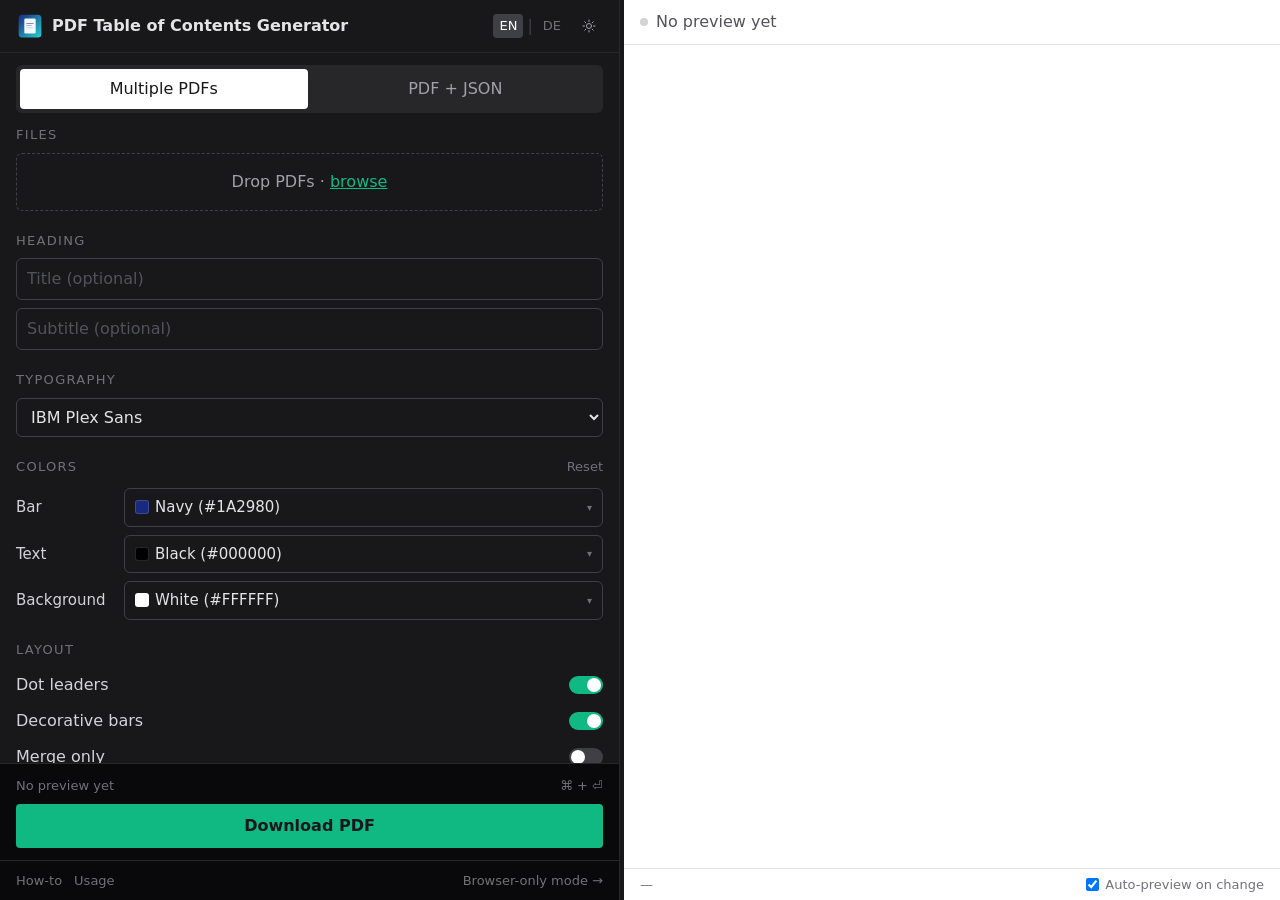
<file: static/index.html>
<!DOCTYPE html>
<html lang="en">
<head>
  <meta charset="UTF-8">
  <meta name="viewport" content="width=device-width, initial-scale=1.0">
  <title>PDF Table of Contents Generator</title>
  <link rel="icon" type="image/svg+xml" href="/static/logos/logo3a.svg">
  <script src="/static/tailwindcss.js"></script>
  <script src="/static/theme.js"></script>
  <link rel="stylesheet" href="/static/theme.css">
  <style>
    /* Palette and shared drag/drop rules live in theme.css */

    /* Light-mode sidebar surface overrides */
    .theme-light aside {
      background:#ffffff !important; color:#18181b;
      border-color:#e4e4e7 !important;
    }
    .theme-light aside .border-zinc-800 { border-color:#e4e4e7; }
    .theme-light aside .border-zinc-700 { border-color:#d4d4d8; }
    .theme-light aside .bg-zinc-800 { background:#f4f4f5; }
    .theme-light aside .bg-zinc-900 { background:#ffffff; }
    .theme-light aside .bg-zinc-950 { background:#fafafa; }
    .theme-light aside .text-zinc-200 { color:#27272a; }
    .theme-light aside .text-zinc-300 { color:#3f3f46; }
    .theme-light aside .text-zinc-400 { color:#52525b; }
    .theme-light aside .text-zinc-500 { color:#71717a; }
    .theme-light aside .text-zinc-600 { color:#a1a1aa; }
    .theme-light aside .text-zinc-700 { color:#d4d4d8; }
    .theme-light aside .hover\:text-zinc-300:hover { color:#3f3f46; }
    .theme-light aside .hover\:text-zinc-200:hover { color:#18181b; }
    .theme-light aside .hover\:text-white:hover { color:#18181b; }
    .theme-light aside .hover\:bg-zinc-800:hover { background:#f4f4f5; }
    .theme-light .ipt { background:#ffffff; border-color:#d4d4d8; color:#18181b; }
    .theme-light .ipt::placeholder { color:#a1a1aa; }
    .theme-light .hex-input { background:#ffffff; border-color:#d4d4d8; color:#18181b; }
    .theme-light .hex-input::placeholder { color:#d4d4d8; }
    .theme-light .title-input { background:#ffffff; color:#18181b; }
    .theme-light .seg.active { background:#18181b; color:#ffffff; }
    .theme-light .file-row.editing { background:#f4f4f5; }
    .theme-light .switch .slider { background:#e4e4e7; }
    .theme-light .switch input:checked + .slider:before { background:#ffffff; }
    .theme-light #divider { background:#e4e4e7; }
    .theme-light #divider:hover, .theme-light #divider.dragging { background:#059669; }
    .theme-light .file-row.has-custom .file-title { color:#059669; }
    .theme-light #btn-preview-mobile { background:#f4f4f5 !important; color:#18181b !important; border-color:#d4d4d8 !important; }
    html, body { overflow: hidden; height: 100%; }
    .seg.active { background:#fff; color:#18181b; }
    .seg-accent { color: var(--c-sidebar-accent); }
    .ring-sidebar { box-shadow: 0 0 0 2px var(--c-sidebar-accent); }
    .scroll::-webkit-scrollbar { width: 8px; height: 8px; }
    .scroll::-webkit-scrollbar-thumb { background: #3f3f46; border-radius: 4px; }
    .scroll::-webkit-scrollbar-thumb:hover { background: #52525b; }

    /* Sidebar input styling (dark) */
    .ipt {
      background: #18181b;
      border: 1px solid #3f3f46;
      color: #e4e4e7;
      border-radius: 6px;
      padding: 8px 10px;
      font-size: 16px;
      width: 100%;
      transition: border-color .15s, box-shadow .15s;
    }
    .ipt:focus { outline: none; border-color: var(--c-sidebar-accent); box-shadow: 0 0 0 1px var(--c-sidebar-accent); }
    .ipt::placeholder { color: #52525b; }

    .file-row.editing { background: #18181b; }
    .file-row.has-custom .file-title { color: var(--c-sidebar-accent); }
    .file-row .pencil {
      color: #71717a;
      padding: 4px; border-radius: 4px;
      transition: color .12s, background .12s;
      display: inline-flex; align-items: center;
    }
    .file-row .pencil:hover { background: #27272a; color: #fff; }
    .theme-light .file-row .pencil { color: #71717a; }
    .theme-light .file-row .pencil:hover { background: #e4e4e7; color: #18181b; }
    .title-input {
      background: #0a0a0a; border: 1px solid var(--c-sidebar-accent); color: #fff;
      border-radius: 3px; padding: 3px 6px; font-size: 15px;
      width: 100%; font-family: inherit;
    }
    .title-input:focus { outline: none; }

    /* Resizable sidebar (desktop only) */
    :root { --sidebar-w: 620px; }
    @media (min-width: 768px) {
      #sidebar {
        width: var(--sidebar-w);
        flex: 0 0 var(--sidebar-w);
        min-width: 380px;
        max-width: 80vw;
      }
      #divider {
        width: 4px; flex-shrink: 0;
        background: #18181b;
        cursor: col-resize;
        transition: background .12s;
        position: relative;
      }
      #divider:hover, #divider.dragging { background: var(--c-sidebar-accent); }
      #divider::after {
        content: ''; position: absolute; inset: 0 -4px;
      } /* widens hit-area without changing layout */
    }
    body.col-resizing { cursor: col-resize !important; user-select: none; }
    body.col-resizing iframe { pointer-events: none; }

    .hex-input {
      background: #18181b; border: 1px solid #3f3f46; color: #e4e4e7;
      border-radius: 4px; padding: 4px 7px; font-size: 13px;
      font-family: ui-monospace, "JetBrains Mono", "SF Mono", Menlo, monospace;
      width: 100px; text-transform: uppercase;
    }
    .hex-input:focus { outline: none; border-color: var(--c-sidebar-accent); }
    .hex-input.invalid { border-color: #ef4444; }
    .hex-input.in-use { border-color: var(--c-sidebar-accent); }
    .hex-input::placeholder { color: #3f3f46; text-transform: none; }

    .color-row { display: flex; align-items: center; gap: 8px; }
    .color-row .c-label { flex: 0 0 100px; font-size: 15px; color: #d4d4d8; }
    .theme-light .color-row .c-label { color: #3f3f46; }

    /* Custom color dropdown */
    .cd { position: relative; flex: 1 1 auto; min-width: 0; }
    .cd-trigger {
      display: flex; align-items: center; gap: 6px;
      width: 100%; padding: 7px 10px;
      background: #18181b; border: 1px solid #3f3f46; color: #e4e4e7;
      border-radius: 6px; font-size: 15px; text-align: left;
      transition: border-color .12s, box-shadow .12s;
      cursor: pointer;
    }
    .cd-trigger.open, .cd-trigger:focus {
      outline: none; border-color: var(--c-sidebar-accent);
      box-shadow: 0 0 0 1px var(--c-sidebar-accent);
    }
    .cd-swatch {
      flex-shrink: 0; width: 14px; height: 14px; border-radius: 3px;
      border: 1px solid rgba(255,255,255,.15);
      background-color: #000;
    }
    .cd-swatch-custom {
      background: repeating-conic-gradient(#a1a1aa 0% 25%, #3f3f46 0% 50%) 50% / 8px 8px;
    }
    .cd-label-text {
      flex: 1; min-width: 0;
      overflow: hidden; text-overflow: ellipsis; white-space: nowrap;
    }
    .cd-caret { color: #71717a; font-size: 10px; flex-shrink: 0; }
    .cd-menu {
      position: absolute; top: calc(100% + 4px); left: 0;
      min-width: 100%; max-width: 280px; max-height: 260px;
      overflow-y: auto; z-index: 30;
      background: #09090b; border: 1px solid #3f3f46; border-radius: 6px;
      padding: 4px 0; margin: 0; list-style: none;
      box-shadow: 0 12px 28px -8px rgba(0,0,0,.6);
    }
    .cd-menu.open-up { top: auto; bottom: calc(100% + 4px); }
    .cd-option {
      display: flex; align-items: center; gap: 8px;
      padding: 7px 12px; font-size: 15px; cursor: pointer;
      color: #d4d4d8; white-space: nowrap;
    }
    .cd-option:hover { background: #27272a; color: #fff; }
    .cd-option.selected { background: rgba(16,185,129,.14); color: #fff; }
    .cd-option .cd-swatch { width: 12px; height: 12px; }
    .cd-option .cd-hex {
      margin-left: auto; font-size: 12px; color: #71717a;
      font-family: ui-monospace, "JetBrains Mono", "SF Mono", Menlo, monospace;
    }

    /* Light theme */
    .theme-light .cd-trigger { background: #ffffff; border-color: #d4d4d8; color: #18181b; }
    .theme-light .cd-swatch { border-color: rgba(0,0,0,.15); }
    .theme-light .cd-caret { color: #a1a1aa; }
    .theme-light .cd-menu { background: #ffffff; border-color: #d4d4d8; box-shadow: 0 12px 28px -8px rgba(0,0,0,.2); }
    .theme-light .cd-option { color: #3f3f46; }
    .theme-light .cd-option:hover { background: #f4f4f5; color: #18181b; }
    .theme-light .cd-option.selected { background: rgba(5,150,105,.12); color: #18181b; }
    .theme-light .cd-option .cd-hex { color: #a1a1aa; }

    /* Toggle switch */
    .switch { position: relative; display: inline-block; width: 34px; height: 18px; flex-shrink: 0; }
    .switch input { opacity: 0; width: 0; height: 0; }
    .switch .slider {
      position: absolute; inset: 0; background: #3f3f46; border-radius: 999px;
      transition: background .15s; cursor: pointer;
    }
    .switch .slider:before {
      content: ''; position: absolute; top: 2px; left: 2px;
      height: 14px; width: 14px; background: #fff; border-radius: 50%;
      transition: transform .15s;
    }
    .switch input:checked + .slider { background: var(--c-sidebar-accent); }
    .switch input:checked + .slider:before { transform: translateX(16px); }

    /* Mobile sheet for preview */
    @media (max-width: 767px) {
      .preview-sheet {
        position: fixed; inset: 0; z-index: 50;
        transform: translateY(100%); transition: transform .25s ease;
        background: var(--c-base-100);
      }
      .preview-sheet.open { transform: translateY(0); }
    }
  </style>
</head>
<body class="bg-zinc-950">

  <div class="flex flex-col md:flex-row h-screen">

    <!-- ───────── Sidebar ───────── -->
    <aside id="sidebar" class="w-full bg-zinc-900 text-zinc-200 flex flex-col h-full border-r border-zinc-800">

      <!-- Header -->
      <div class="px-4 py-3 border-b border-zinc-800 flex items-center justify-between">
        <a href="/" class="flex items-center gap-2 hover:opacity-80 transition">
          <img src="/static/logos/logo3a.svg" alt="" class="h-7 w-7">
          <p class="text-base font-semibold leading-tight" data-i18n="appTitle"></p>
        </a>
        <div class="flex items-center gap-1">
          <button onclick="setLang('en')" id="lang-en" class="px-1.5 py-0.5 text-[13px] font-medium rounded text-zinc-500">EN</button>
          <span class="text-zinc-700 text-base">|</span>
          <button onclick="setLang('de')" id="lang-de" class="px-1.5 py-0.5 text-[13px] font-medium rounded text-zinc-500">DE</button>
          <button onclick="toggleTheme()" id="theme-toggle"
            class="ml-1 p-1.5 rounded text-zinc-400 hover:text-white hover:bg-zinc-800 transition" title="Toggle dark/light">
            <svg id="theme-icon-sun" class="h-4 w-4" fill="none" stroke="currentColor" viewBox="0 0 24 24" stroke-width="1.5">
              <path stroke-linecap="round" stroke-linejoin="round" d="M12 3v2.25m6.364.386-1.591 1.591M21 12h-2.25m-.386 6.364-1.591-1.591M12 18.75V21m-4.773-4.227-1.591 1.591M5.25 12H3m4.227-4.773L5.636 5.636M15.75 12a3.75 3.75 0 1 1-7.5 0 3.75 3.75 0 0 1 7.5 0Z"/>
            </svg>
            <svg id="theme-icon-moon" class="h-4 w-4 hidden" fill="none" stroke="currentColor" viewBox="0 0 24 24" stroke-width="1.5">
              <path stroke-linecap="round" stroke-linejoin="round" d="M21.752 15.002A9.72 9.72 0 0 1 18 15.75c-5.385 0-9.75-4.365-9.75-9.75 0-1.33.266-2.597.748-3.752A9.753 9.753 0 0 0 3 11.25C3 16.635 7.365 21 12.75 21a9.753 9.753 0 0 0 9.002-5.998Z"/>
            </svg>
          </button>
        </div>
      </div>

      <!-- Mode segmented control -->
      <div class="px-4 py-3">
        <div class="grid grid-cols-2 gap-1 p-1 rounded-md bg-zinc-800 text-base font-medium">
          <button class="seg active py-2 rounded transition" data-mode="a" onclick="setMode('a')" data-i18n="modeA"></button>
          <button class="seg py-2 rounded text-zinc-400 transition" data-mode="b" onclick="setMode('b')" data-i18n="modeB"></button>
        </div>
      </div>

      <!-- Scrollable config -->
      <div class="flex-1 overflow-y-auto px-4 pb-4 space-y-5 scroll">

        <!-- ─── Mode A: file list ─── -->
        <section data-mode-panel="a">
          <div class="flex items-center justify-between mb-2">
            <h3 class="text-[13px] uppercase tracking-widest text-zinc-500" data-i18n="filesHeading"></h3>
            <span id="files-meta" class="text-[13px] text-zinc-500"></span>
          </div>
          <div id="dropzone" class="drop-zone border border-dashed border-zinc-700 rounded-md p-4 text-center text-base text-zinc-400 hover:border-zinc-500 cursor-pointer transition"
               onclick="document.getElementById('fileinput').click()">
            <span data-i18n="dropHere"></span> · <span class="text-[var(--c-sidebar-accent)] underline" data-i18n="browse"></span>
          </div>
          <input type="file" id="fileinput" multiple accept=".pdf" class="hidden" onchange="handleFiles(this.files)">
          <ul id="files" class="mt-2 space-y-0.5 text-base"></ul>
          <div id="files-actions" class="hidden mt-2 flex items-center justify-between text-[13px] text-zinc-500">
            <div class="flex items-center gap-1.5">
              <span data-i18n="sortLabel"></span>
              <button onclick="sortFiles('az')" class="px-1.5 py-0.5 rounded border border-zinc-700 hover:border-zinc-500 hover:text-zinc-300">A→Z</button>
              <button onclick="sortFiles('za')" class="px-1.5 py-0.5 rounded border border-zinc-700 hover:border-zinc-500 hover:text-zinc-300">Z→A</button>
            </div>
            <button onclick="clearFiles()" class="text-red-400 hover:text-red-300" data-i18n="removeAll"></button>
          </div>
        </section>

        <!-- ─── Mode B: PDF + JSON ─── -->
        <section data-mode-panel="b" class="hidden space-y-3">
          <div>
            <label class="block text-[13px] uppercase tracking-widest text-zinc-500 mb-1.5" data-i18n="labelPdfFile"></label>
            <input type="file" id="fileinput-pdf" accept=".pdf" onchange="onModeBChange()"
              class="block w-full text-base text-zinc-400 file:mr-2 file:py-1.5 file:px-3 file:rounded file:border-0 file:text-base file:bg-zinc-700 file:text-zinc-200 hover:file:bg-zinc-600">
          </div>
          <div>
            <label class="block text-[13px] uppercase tracking-widest text-zinc-500 mb-1.5" data-i18n="labelJsonFile"></label>
            <input type="file" id="fileinput-json" accept=".json" onchange="onModeBChange()"
              class="block w-full text-base text-zinc-400 file:mr-2 file:py-1.5 file:px-3 file:rounded file:border-0 file:text-base file:bg-zinc-700 file:text-zinc-200 hover:file:bg-zinc-600">
            <p class="text-[13px] text-zinc-600 mt-1 font-mono">[{"title": "...", "page": 1}]</p>
          </div>
        </section>

        <!-- ─── Heading ─── -->
        <section>
          <h3 class="text-[13px] uppercase tracking-widest text-zinc-500 mb-2" data-i18n="headingHeading"></h3>
          <input type="text" id="title" class="ipt" data-i18n-placeholder="placeholderTitle">
          <input type="text" id="subtitle" class="ipt mt-2" data-i18n-placeholder="placeholderSubtitle">
        </section>

        <!-- ─── Typography ─── -->
        <section>
          <h3 class="text-[13px] uppercase tracking-widest text-zinc-500 mb-2" data-i18n="typographyHeading"></h3>
          <select id="font" class="ipt">
            <option value="IBM Plex Sans">IBM Plex Sans</option>
            <option value="Inter">Inter</option>
            <option value="Roboto">Roboto</option>
          </select>
        </section>

        <!-- ─── Colors ─── -->
        <section>
          <div class="flex items-center justify-between mb-3">
            <h3 class="text-[13px] uppercase tracking-widest text-zinc-500" data-i18n="colorsHeading"></h3>
            <button type="button" onclick="resetColors()" class="text-[13px] text-zinc-500 hover:text-zinc-200 underline-offset-2 hover:underline transition" data-i18n="btnResetColors"></button>
          </div>

          <div class="space-y-2">
            <div class="color-row">
              <span class="c-label" data-i18n="colorBar"></span>
              <div class="cd" id="cd-line">
                <button type="button" class="cd-trigger" onclick="toggleDropdown('line', event)">
                  <span class="cd-swatch"></span>
                  <span class="cd-label-text"></span>
                  <span class="cd-caret">▾</span>
                </button>
                <ul class="cd-menu hidden"></ul>
              </div>
              <input id="custom-line" type="text" maxlength="7" placeholder="#FF5500"
                     class="hex-input hidden" oninput="onCustomHex('line', this.value)">
            </div>
            <div class="color-row">
              <span class="c-label" data-i18n="colorText"></span>
              <div class="cd" id="cd-fc">
                <button type="button" class="cd-trigger" onclick="toggleDropdown('fc', event)">
                  <span class="cd-swatch"></span>
                  <span class="cd-label-text"></span>
                  <span class="cd-caret">▾</span>
                </button>
                <ul class="cd-menu hidden"></ul>
              </div>
              <input id="custom-fc" type="text" maxlength="7" placeholder="#333333"
                     class="hex-input hidden" oninput="onCustomHex('fc', this.value)">
            </div>
            <div class="color-row">
              <span class="c-label" data-i18n="colorBg"></span>
              <div class="cd" id="cd-bg">
                <button type="button" class="cd-trigger" onclick="toggleDropdown('bg', event)">
                  <span class="cd-swatch"></span>
                  <span class="cd-label-text"></span>
                  <span class="cd-caret">▾</span>
                </button>
                <ul class="cd-menu hidden"></ul>
              </div>
              <input id="custom-bg" type="text" maxlength="7" placeholder="#F3F4F6"
                     class="hex-input hidden" oninput="onCustomHex('bg', this.value)">
            </div>
          </div>
        </section>

        <!-- ─── Layout toggles ─── -->
        <section>
          <h3 class="text-[13px] uppercase tracking-widest text-zinc-500 mb-2" data-i18n="layoutHeading"></h3>
          <label class="flex items-center justify-between py-1.5 text-base cursor-pointer">
            <span class="text-zinc-300" data-i18n="labelDots"></span>
            <span class="switch"><input type="checkbox" id="dots" checked onchange="schedulePreview()"><span class="slider"></span></span>
          </label>
          <label class="flex items-center justify-between py-1.5 text-base cursor-pointer">
            <span class="text-zinc-300" data-i18n="labelLines"></span>
            <span class="switch"><input type="checkbox" id="lines" checked onchange="schedulePreview()"><span class="slider"></span></span>
          </label>
          <label class="flex items-center justify-between py-1.5 text-base cursor-pointer" data-mode-panel="a">
            <span class="text-zinc-300" data-i18n="labelMergeOnly"></span>
            <span class="switch"><input type="checkbox" id="merge-only" onchange="schedulePreview()"><span class="slider"></span></span>
          </label>
        </section>
      </div>

      <!-- Action bar -->
      <div class="px-4 py-3 border-t border-zinc-800 bg-zinc-950">
        <div class="flex items-center justify-between mb-2 text-[13px] text-zinc-500">
          <span id="preview-status">—</span>
          <span class="hidden md:inline">⌘ + ⏎</span>
        </div>
        <div class="flex gap-2">
          <button id="btn-preview-mobile" class="md:hidden flex-1 py-2 rounded text-base font-medium bg-zinc-800 text-zinc-200 border border-zinc-700"
                  onclick="openPreviewSheet()" data-i18n="btnShowPreview"></button>
          <button id="btn-generate" onclick="downloadCurrent()" disabled
            class="flex-1 py-2.5 rounded font-semibold text-base transition disabled:bg-zinc-700 disabled:text-zinc-500 disabled:cursor-not-allowed"
            style="background: var(--c-sidebar-accent); color: #18181b;"
            data-i18n="btnDownload"></button>
        </div>
      </div>

      <!-- Nav -->
      <nav class="px-4 py-2.5 border-t border-zinc-800 bg-zinc-950 flex items-center gap-3 text-[13px] text-zinc-500">
        <a href="/howto" class="hover:text-zinc-300 transition" data-i18n="navHowTo"></a>
        <a href="/usage" class="hover:text-zinc-300 transition" data-i18n="navUsage"></a>
        <a href="/local" class="ml-auto hover:text-zinc-300 transition" data-i18n="navLocal"></a>
      </nav>
    </aside>

    <!-- Resize handle (desktop only) -->
    <div id="divider" class="hidden md:block" title="Drag to resize · double-click to reset"></div>

    <!-- ───────── Preview canvas ───────── -->
    <main id="canvas" class="hidden md:flex flex-1 bg-base-100 flex-col preview-sheet md:relative md:transform-none">

      <div class="px-4 py-2.5 bg-white border-b border-base-200 flex items-center justify-between text-base">
        <div class="flex items-center gap-2 text-base-600 min-w-0">
          <span id="preview-dot" class="h-2 w-2 rounded-full bg-base-300 flex-shrink-0"></span>
          <span id="preview-label" data-i18n="previewIdle" class="truncate"></span>
        </div>
        <div class="flex items-center gap-3 flex-shrink-0">
          <span id="preview-info" class="text-base-400"></span>
          <button class="md:hidden flex items-center gap-1 px-3 py-1.5 -my-1 rounded-md bg-base-100 hover:bg-base-200 text-base-700 font-medium"
                  onclick="closePreviewSheet()" aria-label="Close preview">
            <svg class="h-4 w-4" fill="none" stroke="currentColor" viewBox="0 0 24 24" stroke-width="2">
              <path stroke-linecap="round" stroke-linejoin="round" d="M6 18 18 6M6 6l12 12"/>
            </svg>
            <span data-i18n="btnClose"></span>
          </button>
        </div>
      </div>

      <div class="flex-1 relative bg-base-200">
        <!-- Empty state -->
        <div id="preview-empty" class="absolute inset-0 flex flex-col items-center justify-center text-center text-base-500 px-8">
          <svg class="h-14 w-14 text-base-300 mb-4" fill="none" stroke="currentColor" viewBox="0 0 24 24" stroke-width="1.2">
            <path stroke-linecap="round" stroke-linejoin="round" d="M9 12h6m-6 4h6m2 5H7a2 2 0 0 1-2-2V5a2 2 0 0 1 2-2h7l5 5v11a2 2 0 0 1-2 2Z"/>
          </svg>
          <p class="text-base" data-i18n="previewEmptyTitle"></p>
          <p class="text-base text-base-400 mt-1" data-i18n="previewEmptyHint"></p>
        </div>

        <!-- Loading overlay -->
        <div id="preview-loading" class="hidden absolute inset-0 z-10 flex items-center justify-center bg-base-200/70 backdrop-blur-sm">
          <div class="flex items-center gap-2 px-4 py-2 rounded-full bg-white shadow text-base text-base-700">
            <svg class="animate-spin h-4 w-4 text-accent-600" fill="none" viewBox="0 0 24 24">
              <circle class="opacity-25" cx="12" cy="12" r="10" stroke="currentColor" stroke-width="4"/>
              <path class="opacity-75" fill="currentColor" d="M4 12a8 8 0 0 1 8-8V0C5.373 0 0 5.373 0 12h4Z"/>
            </svg>
            <span data-i18n="rendering"></span>
          </div>
        </div>

        <!-- Error -->
        <div id="preview-error" class="hidden absolute inset-0 flex items-center justify-center px-6">
          <div class="max-w-md w-full bg-red-50 border border-red-200 text-red-800 rounded-lg p-4 text-base">
            <p class="font-semibold mb-1" data-i18n="errorTitle"></p>
            <p id="preview-error-msg" class="text-red-700"></p>
          </div>
        </div>

        <!-- The PDF iframe -->
        <iframe id="preview-frame" class="absolute inset-0 w-full h-full bg-white" title="PDF preview"></iframe>
      </div>

      <div class="px-4 py-1.5 bg-white border-t border-base-200 text-[13px] text-base-500 flex items-center justify-between">
        <span id="footer-stats">—</span>
        <label class="flex items-center gap-1.5 cursor-pointer select-none">
          <input type="checkbox" id="auto-preview" checked onchange="onAutoPreviewToggle()">
          <span data-i18n="autoPreview"></span>
        </label>
      </div>
    </main>
  </div>

  <script>
    // ══════════════ i18n ══════════════
    const i18n = {
      en: {
        modeA: 'Multiple PDFs', modeB: 'PDF + JSON',
        filesHeading: 'Files', headingHeading: 'Heading', typographyHeading: 'Typography',
        colorsHeading: 'Colors', layoutHeading: 'Layout',
        colorBar: 'Bar', colorBg: 'Background', colorText: 'Text',
        labelDots: 'Dot leaders', labelLines: 'Decorative bars', labelMergeOnly: 'Merge only',
        dropHere: 'Drop PDFs', browse: 'browse', sortLabel: 'Sort', removeAll: 'Remove all',
        placeholderTitle: 'Title (optional)', placeholderSubtitle: 'Subtitle (optional)',
        labelPdfFile: 'PDF file', labelJsonFile: 'JSON entries',
        previewIdle: 'No preview yet', previewRendering: 'Rendering preview…',
        previewReady: 'Preview is current', previewStale: 'Changes pending — re-rendering…',
        previewEmptyTitle: 'Add files to see a live preview',
        previewEmptyHint: 'Every change re-renders the actual PDF',
        rendering: 'Rendering preview', errorTitle: 'Render failed',
        autoPreview: 'Auto-preview on change', previewPaused: 'Auto-preview off',
        btnDownload: 'Download PDF',
        btnShowPreview: 'Show preview', btnClose: 'Close',
        colorCustom: 'Custom…', btnResetColors: 'Reset',
        appTitle: 'PDF Table of Contents Generator',
        navHowTo: 'How-to', navUsage: 'Usage', navLocal: 'Browser-only mode →',
        statusFiles: (n, mb) => `${n} file${n===1?'':'s'} · ${mb}`,
        fallback: 'inhaltsverzeichnis.pdf',
      },
      de: {
        modeA: 'Mehrere PDFs', modeB: 'PDF + JSON',
        filesHeading: 'Dateien', headingHeading: 'Überschrift', typographyHeading: 'Typografie',
        colorsHeading: 'Farben', layoutHeading: 'Layout',
        colorBar: 'Balken', colorBg: 'Hintergrund', colorText: 'Text',
        labelDots: 'Punktlinie', labelLines: 'Zierbalken', labelMergeOnly: 'Nur zusammenführen',
        dropHere: 'PDFs ablegen', browse: 'durchsuchen', sortLabel: 'Sortieren', removeAll: 'Alle entfernen',
        placeholderTitle: 'Titel (optional)', placeholderSubtitle: 'Untertitel (optional)',
        labelPdfFile: 'PDF-Datei', labelJsonFile: 'JSON-Einträge',
        previewIdle: 'Noch keine Vorschau', previewRendering: 'Vorschau wird erstellt…',
        previewReady: 'Vorschau ist aktuell', previewStale: 'Änderungen offen — neu rendern…',
        previewEmptyTitle: 'Dateien hinzufügen für Live-Vorschau',
        previewEmptyHint: 'Jede Änderung rendert das echte PDF',
        rendering: 'Vorschau wird erstellt', errorTitle: 'Render-Fehler',
        autoPreview: 'Auto-Vorschau bei Änderung', previewPaused: 'Automatische Vorschau aus',
        btnDownload: 'PDF herunterladen',
        btnShowPreview: 'Vorschau anzeigen', btnClose: 'Schließen',
        colorCustom: 'Eigene…', btnResetColors: 'Zurücksetzen',
        appTitle: 'PDF Inhaltsverzeichnis-Generator',
        navHowTo: 'Anleitung', navUsage: 'Nutzung', navLocal: 'Browser-Modus →',
        statusFiles: (n, mb) => `${n} Datei${n===1?'':'en'} · ${mb}`,
        fallback: 'inhaltsverzeichnis.pdf',
      },
    };
    let currentLang = localStorage.getItem('toc-lang') || 'en';
    function t(k){ const v = i18n[currentLang]?.[k]; return v ?? i18n.en[k] ?? k; }
    function applyTranslations() {
      document.querySelectorAll('[data-i18n]').forEach(el => {
        const k = el.getAttribute('data-i18n'); const v = t(k);
        if (typeof v === 'string') el.textContent = v;
      });
      document.querySelectorAll('[data-i18n-placeholder]').forEach(el => {
        el.placeholder = t(el.getAttribute('data-i18n-placeholder'));
      });
      document.title = t('appTitle');
    }
    function setLang(l) {
      currentLang = l; localStorage.setItem('toc-lang', l);
      document.documentElement.lang = l;
      applyTranslations(); updateLangButtons(); updateStatus(); renderFileList();
      refreshColorLabels();
      schedulePreview();
    }
    function updateLangButtons() {
      const en = document.getElementById('lang-en'), de = document.getElementById('lang-de');
      const active = 'text-white bg-zinc-700', idle = 'text-zinc-500 hover:text-zinc-300';
      [en, de].forEach(b => b.className = b.className.replace(/text-\S+|bg-\S+|hover:text-\S+/g,'').trim());
      en.classList.add(...(currentLang==='en'?active.split(' '):idle.split(' ')));
      de.classList.add(...(currentLang==='de'?active.split(' '):idle.split(' ')));
      en.classList.add('px-1.5','py-0.5','text-[13px]','font-medium','rounded');
      de.classList.add('px-1.5','py-0.5','text-[13px]','font-medium','rounded');
    }

    // ══════════════ Theme (dark / light) ══════════════
    function toggleTheme() {
      const isLight = document.body.classList.toggle('theme-light');
      localStorage.setItem('toc-theme', isLight ? 'light' : 'dark');
      updateThemeIcon();
    }
    function applyStoredTheme() {
      const stored = localStorage.getItem('toc-theme');
      if (stored === 'light') {
        document.body.classList.add('theme-light');
      } else if (stored === 'mono' || stored === 'emerald') {
        // Old keys from the previous emerald/mono toggle — discard
        localStorage.removeItem('toc-theme');
      }
      updateThemeIcon();
    }
    function updateThemeIcon() {
      const isLight = document.body.classList.contains('theme-light');
      // Show the icon of what the next click will give you:
      //   dark mode → sun (click → light)
      //   light mode → moon (click → dark)
      document.getElementById('theme-icon-sun').classList.toggle('hidden', isLight);
      document.getElementById('theme-icon-moon').classList.toggle('hidden', !isLight);
    }

    // ══════════════ State ══════════════
    let mode = 'a';
    let selectedFiles = [];
    let pdfFile = null, jsonFile = null;
    const DEFAULT_COLORS = { line: '#1A2980', bg: '#FFFFFF', fc: '#000000' };
    const colors = {
      line: { selected: DEFAULT_COLORS.line },
      bg:   { selected: DEFAULT_COLORS.bg },
      fc:   { selected: DEFAULT_COLORS.fc },
    };

    function resetColors() {
      for (const group of ['line', 'bg', 'fc']) {
        colors[group].selected = DEFAULT_COLORS[group];
        const custom = document.getElementById('custom-' + group);
        custom.value = ''; custom.classList.add('hidden');
        custom.classList.remove('invalid', 'in-use');
        markSelected(group, DEFAULT_COLORS[group]);
        updateTrigger(group);
      }
      closeDropdowns();
      schedulePreview();
    }
    const PRESETS = {
      line: ['#1A2980','#000000','#2563EB','#0891B2','#059669','#65A30D','#CA8A04','#EA580C','#DC2626','#9333EA','#E84466','#4B5563','#FFFFFF'],
      bg:   ['#FFFFFF','#F3F4F6','#FFFBEB','#EFF6FF','#F0FDF4','#FDF2F8','#F5F3FF','#ECFDF5','#000000'],
      fc:   ['#000000','#FFFFFF','#1A2980','#2563EB','#0891B2','#059669','#DC2626','#9333EA','#4B5563'],
    };

    const COLOR_NAMES = {
      '#1A2980':'Navy','#000000':'Black','#FFFFFF':'White','#2563EB':'Blue',
      '#0891B2':'Teal','#059669':'Green','#65A30D':'Lime','#CA8A04':'Gold',
      '#EA580C':'Orange','#DC2626':'Red','#9333EA':'Purple','#E84466':'Pink',
      '#4B5563':'Gray',
      '#F3F4F6':'Light Gray','#FFFBEB':'Cream','#EFF6FF':'Light Blue',
      '#F0FDF4':'Light Green','#FDF2F8':'Light Pink','#F5F3FF':'Light Purple',
      '#ECFDF5':'Mint',
    };

    function initColorDropdown(group) {
      const cd = document.getElementById('cd-' + group);
      const menu = cd.querySelector('.cd-menu');
      menu.innerHTML = '';
      for (const hex of PRESETS[group]) {
        const li = document.createElement('li');
        li.className = 'cd-option';
        li.dataset.value = hex;
        li.innerHTML = `
          <span class="cd-swatch" style="background:${hex}"></span>
          <span>${COLOR_NAMES[hex] || hex}</span>
          <span class="cd-hex">${hex}</span>`;
        li.addEventListener('click', () => onOptionPick(group, hex));
        menu.appendChild(li);
      }
      const liCustom = document.createElement('li');
      liCustom.className = 'cd-option cd-option-custom';
      liCustom.dataset.value = '_custom';
      liCustom.innerHTML = `
        <span class="cd-swatch cd-swatch-custom"></span>
        <span class="cd-option-custom-label">${t('colorCustom')}</span>`;
      liCustom.addEventListener('click', () => onOptionPick(group, '_custom'));
      menu.appendChild(liCustom);

      markSelected(group, colors[group].selected);
      updateTrigger(group);
    }

    function updateTrigger(group) {
      const cd = document.getElementById('cd-' + group);
      const swatch = cd.querySelector('.cd-trigger .cd-swatch');
      const label = cd.querySelector('.cd-trigger .cd-label-text');
      const hex = colors[group].selected;
      swatch.style.background = hex;
      const name = COLOR_NAMES[hex];
      label.textContent = name ? `${name} (${hex})` : hex;
    }

    function markSelected(group, value) {
      const cd = document.getElementById('cd-' + group);
      cd.querySelectorAll('.cd-option').forEach(li => {
        li.classList.toggle('selected', li.dataset.value === value);
      });
    }

    function toggleDropdown(group, e) {
      if (e) e.stopPropagation();
      const cd = document.getElementById('cd-' + group);
      const menu = cd.querySelector('.cd-menu');
      const trigger = cd.querySelector('.cd-trigger');
      const wasOpen = !menu.classList.contains('hidden');
      closeDropdowns();
      if (wasOpen) return;
      // Flip up if not enough space below
      const rect = trigger.getBoundingClientRect();
      menu.classList.toggle('open-up', window.innerHeight - rect.bottom < 280);
      menu.classList.remove('hidden');
      trigger.classList.add('open');
    }

    function closeDropdowns() {
      document.querySelectorAll('.cd-menu').forEach(m => m.classList.add('hidden'));
      document.querySelectorAll('.cd-trigger').forEach(t => t.classList.remove('open'));
    }

    document.addEventListener('click', e => {
      if (!e.target.closest('.cd')) closeDropdowns();
    });
    document.addEventListener('keydown', e => {
      if (e.key === 'Escape') closeDropdowns();
    });

    function onOptionPick(group, value) {
      closeDropdowns();
      const custom = document.getElementById('custom-' + group);
      if (value === '_custom') {
        custom.classList.remove('hidden');
        custom.focus();
        markSelected(group, '_custom');
      } else {
        custom.classList.add('hidden');
        custom.value = ''; custom.classList.remove('invalid', 'in-use');
        colors[group].selected = value;
        markSelected(group, value);
        updateTrigger(group);
        schedulePreview();
      }
    }

    function onCustomHex(group, raw) {
      const input = document.getElementById('custom-' + group);
      let val = raw.trim();
      if (val && !val.startsWith('#')) val = '#' + val;
      input.value = val;

      if (val === '') { input.classList.remove('invalid', 'in-use'); return; }
      if (!/^#[0-9A-Fa-f]{6}$/.test(val)) {
        input.classList.add('invalid'); input.classList.remove('in-use');
        return;
      }
      input.classList.remove('invalid'); input.classList.add('in-use');
      colors[group].selected = val.toUpperCase();
      markSelected(group, '_custom');
      updateTrigger(group);
      schedulePreview();
    }

    function refreshColorLabels() {
      for (const group of ['line', 'bg', 'fc']) {
        const cd = document.getElementById('cd-' + group);
        const lbl = cd.querySelector('.cd-option-custom-label');
        if (lbl) lbl.textContent = t('colorCustom');
      }
    }

    // ══════════════ Mode switching ══════════════
    function setMode(m) {
      mode = m;
      document.querySelectorAll('[data-mode]').forEach(b => {
        const active = b.dataset.mode === m;
        b.classList.toggle('active', active);
        b.classList.toggle('text-zinc-400', !active);
      });
      document.querySelectorAll('[data-mode-panel]').forEach(p => {
        p.classList.toggle('hidden', p.dataset.modePanel !== m);
      });
      updateStatus(); schedulePreview();
    }

    // ══════════════ Files (Mode A) ══════════════
    // selectedFiles items are { file: File, title: string|null }

    const dropzone = document.getElementById('dropzone');
    dropzone.addEventListener('dragover', e => { e.preventDefault(); dropzone.classList.add('drag-over'); });
    dropzone.addEventListener('dragleave', () => dropzone.classList.remove('drag-over'));
    dropzone.addEventListener('drop', e => {
      e.preventDefault(); dropzone.classList.remove('drag-over');
      const files = Array.from(e.dataTransfer.files).filter(f => f.name.toLowerCase().endsWith('.pdf'));
      if (files.length) { selectedFiles = [...selectedFiles, ...wrap(files)]; afterFilesChange(); }
    });
    function wrap(files) { return files.map(f => ({ file: f, title: null })); }
    function handleFiles(list) {
      const files = Array.from(list).filter(f => f.name.toLowerCase().endsWith('.pdf'));
      selectedFiles = [...selectedFiles, ...wrap(files)]; afterFilesChange();
    }
    function removeFile(i) { selectedFiles.splice(i, 1); afterFilesChange(); }
    function clearFiles() { selectedFiles = []; document.getElementById('fileinput').value = ''; afterFilesChange(); }
    function sortFiles(o) {
      selectedFiles.sort((a,b) => o==='az' ? a.file.name.localeCompare(b.file.name) : b.file.name.localeCompare(a.file.name));
      afterFilesChange();
    }
    function moveFile(from, to) {
      if (to < 0 || to >= selectedFiles.length) return;
      const [it] = selectedFiles.splice(from, 1);
      selectedFiles.splice(to, 0, it); afterFilesChange();
    }
    function afterFilesChange() { renderFileList(); updateStatus(); schedulePreview(); }

    // Mirror of server-side cleanTitle (toc_engine.go:279)
    function defaultTitle(filename) {
      const dot = filename.lastIndexOf('.');
      let name = dot > 0 ? filename.slice(0, dot) : filename;
      name = name.replace(/^\d+[\s\-_.]+/, '');     // strip leading numbers
      name = name.replace(/_/g, ' ');
      name = name.replace(/-/g, ' – ');
      return name.trim();
    }
    function displayTitle(item) { return item.title || defaultTitle(item.file.name); }

    let dragFrom = null;
    function renderFileList() {
      const ul = document.getElementById('files');
      const actions = document.getElementById('files-actions');
      if (!selectedFiles.length) { ul.innerHTML = ''; actions.classList.add('hidden'); return; }
      actions.classList.remove('hidden');
      ul.innerHTML = selectedFiles.map((item, i) => `
        <li class="file-item file-row flex items-center gap-1 px-1.5 py-1 rounded hover:bg-zinc-800 ${item.title ? 'has-custom' : ''}"
            draggable="true" data-i="${i}"
            ondragstart="onDragStart(event, ${i})" ondragover="onDragOver(event, ${i})"
            ondragleave="onDragLeave(event)" ondrop="onDrop(event, ${i})" ondragend="onDragEnd(event)">
          <span class="drag-handle text-zinc-600 text-base leading-none">⠿</span>
          <span class="file-title flex-1 truncate text-zinc-300 cursor-text"
                title="${esc(item.file.name)} — double-click or ✎ to rename"
                ondblclick="startEdit(${i})">${esc(displayTitle(item))}</span>
          <button onclick="startEdit(${i})" class="pencil" title="Rename" aria-label="Rename">
            <svg class="h-4 w-4" fill="none" stroke="currentColor" viewBox="0 0 24 24" stroke-width="1.8">
              <path stroke-linecap="round" stroke-linejoin="round" d="m16.862 4.487 1.687-1.688a1.875 1.875 0 1 1 2.652 2.652L10.582 16.07a4.5 4.5 0 0 1-1.897 1.13L6 18l.8-2.685a4.5 4.5 0 0 1 1.13-1.897L16.863 4.487Zm0 0L19.5 7.125"/>
            </svg>
          </button>
          <span class="text-[13px] text-zinc-500">${fmtSize(item.file.size)}</span>
          <button onclick="moveFile(${i},${i-1})" class="text-zinc-600 hover:text-zinc-300 px-0.5 ${i===0?'invisible':''}" title="Up">▲</button>
          <button onclick="moveFile(${i},${i+1})" class="text-zinc-600 hover:text-zinc-300 px-0.5 ${i===selectedFiles.length-1?'invisible':''}" title="Down">▼</button>
          <button onclick="removeFile(${i})" class="text-zinc-500 hover:text-red-400 px-1">×</button>
        </li>`).join('');
    }

    function startEdit(i) {
      const li = document.querySelector(`#files li[data-i="${i}"]`);
      if (!li || li.classList.contains('editing')) return;
      const span = li.querySelector('.file-title');
      const current = displayTitle(selectedFiles[i]);
      li.classList.add('editing');
      const input = document.createElement('input');
      input.type = 'text'; input.className = 'title-input flex-1 truncate';
      input.value = current; input.dataset.original = current;
      span.replaceWith(input);
      input.focus(); input.select();
      input.addEventListener('keydown', e => {
        if (e.key === 'Enter') { e.preventDefault(); finishEdit(i, input.value, true); }
        else if (e.key === 'Escape') { e.preventDefault(); finishEdit(i, null, false); }
      });
      input.addEventListener('blur', () => finishEdit(i, input.value, true));
    }
    function finishEdit(i, value, save) {
      const item = selectedFiles[i]; if (!item) return;
      if (save) {
        const v = (value || '').trim();
        const def = defaultTitle(item.file.name);
        item.title = (v === '' || v === def) ? null : v; // empty or matches default → clear custom
      }
      renderFileList(); schedulePreview();
    }
    function esc(s) { const d = document.createElement('div'); d.textContent = s; return d.innerHTML; }
    function fmtSize(b) { if (b<1024) return b+' B'; if (b<1024*1024) return (b/1024).toFixed(0)+' KB'; return (b/1048576).toFixed(1)+' MB'; }
    function onDragStart(e, i) { dragFrom = i; e.currentTarget.classList.add('dragging'); e.dataTransfer.effectAllowed='move'; e.dataTransfer.setData('text/plain', i); }
    function onDragOver(e, i) { e.preventDefault(); document.querySelectorAll('.file-item').forEach(el=>el.classList.remove('drag-over-item')); if (dragFrom!==null && dragFrom!==i) e.currentTarget.classList.add('drag-over-item'); }
    function onDragLeave(e) { e.currentTarget.classList.remove('drag-over-item'); }
    function onDrop(e, to) { e.preventDefault(); e.currentTarget.classList.remove('drag-over-item'); if (dragFrom!==null && dragFrom!==to) moveFile(dragFrom, to); dragFrom=null; }
    function onDragEnd(e) { e.currentTarget.classList.remove('dragging'); document.querySelectorAll('.file-item').forEach(el=>el.classList.remove('drag-over-item')); dragFrom=null; }

    function onModeBChange() {
      pdfFile  = document.getElementById('fileinput-pdf').files[0]  || null;
      jsonFile = document.getElementById('fileinput-json').files[0] || null;
      updateStatus(); schedulePreview();
    }

    function updateStatus() {
      const meta = document.getElementById('files-meta');
      const stats = document.getElementById('footer-stats');
      if (mode === 'a') {
        const total = selectedFiles.reduce((s,it)=>s+it.file.size, 0);
        const text = selectedFiles.length ? t('statusFiles')(selectedFiles.length, fmtSize(total)) : '';
        meta.textContent = text; stats.textContent = text || '—';
      } else {
        const parts = [];
        if (pdfFile) parts.push('PDF: ' + fmtSize(pdfFile.size));
        if (jsonFile) parts.push('JSON: ' + fmtSize(jsonFile.size));
        stats.textContent = parts.join(' · ') || '—';
      }
    }

    // ══════════════ Preview rendering ══════════════
    let debounceTimer = null;
    let currentController = null;
    let currentBlobUrl = null;
    let currentFilename = null;
    let previewDirty = false; // inputs changed since the last successful render
    let lastStatus = 'idle';
    const DEBOUNCE_MS = 700;

    function inputsReady() {
      if (mode === 'a') return selectedFiles.length > 0;
      return pdfFile && jsonFile;
    }

    function schedulePreview() {
      if (debounceTimer) clearTimeout(debounceTimer);
      if (!inputsReady()) { showEmpty(); return; }
      previewDirty = true;
      if (!document.getElementById('auto-preview').checked) {
        setStatusDot('idle', t('previewPaused'));
        return;
      }
      setStatusDot('staling', t('previewStale'));
      debounceTimer = setTimeout(renderPreview, DEBOUNCE_MS);
    }

    // Downloading by hand (⌘+⏎ / the button) bypasses this gate and renders.
    function onAutoPreviewToggle() {
      if (document.getElementById('auto-preview').checked) {
        renderPreview();
      } else {
        if (debounceTimer) clearTimeout(debounceTimer);
        setStatusDot('idle', t('previewPaused'));
      }
      updateDownloadButton();
    }

    async function renderPreview() {
      if (!inputsReady()) { showEmpty(); return; }

      // Cancel in-flight
      if (currentController) currentController.abort();
      currentController = new AbortController();

      hideError();
      document.getElementById('preview-empty').classList.add('hidden');
      document.getElementById('preview-loading').classList.remove('hidden');
      setStatusDot('rendering', t('previewRendering'));

      const formData = new FormData();
      const title = document.getElementById('title').value.trim();
      const subtitle = document.getElementById('subtitle').value.trim();
      if (title) formData.append('title', title);
      if (subtitle) formData.append('subtitle', subtitle);
      formData.append('font', document.getElementById('font').value);
      formData.append('lang', currentLang);
      formData.append('dot_leaders', document.getElementById('dots').checked);
      formData.append('show_lines', document.getElementById('lines').checked);
      if (document.getElementById('lines').checked) formData.append('line_color', colors.line.selected);
      formData.append('bg_color', colors.bg.selected);
      formData.append('font_color', colors.fc.selected);

      let endpoint;
      if (mode === 'a') {
        endpoint = '/api/generate/folder';
        formData.append('merge_only', document.getElementById('merge-only').checked);
        for (const it of selectedFiles) {
          formData.append('files', it.file);
          formData.append('titles', it.title || '');
        }
      } else {
        endpoint = '/api/generate/json';
        formData.append('pdf', pdfFile);
        formData.append('json_file', jsonFile);
      }

      try {
        const resp = await fetch(endpoint, { method: 'POST', body: formData, signal: currentController.signal });
        if (!resp.ok) {
          let msg = 'HTTP ' + resp.status;
          try { const j = await resp.json(); msg = j.error || j.detail || msg; } catch {}
          showRenderError(msg); return;
        }
        const blob = await resp.blob();
        const disp = resp.headers.get('content-disposition') || '';
        const m = disp.match(/filename="(.+?)"/);
        currentFilename = m ? m[1] : t('fallback');

        if (currentBlobUrl) URL.revokeObjectURL(currentBlobUrl);
        currentBlobUrl = URL.createObjectURL(blob);
        document.getElementById('preview-frame').src = currentBlobUrl + '#toolbar=0&navpanes=0';
        document.getElementById('preview-info').textContent = fmtSize(blob.size);
        previewDirty = false;
        setStatusDot('ready', t('previewReady'));
      } catch (err) {
        if (err.name === 'AbortError') return;
        showRenderError(err.message);
      } finally {
        document.getElementById('preview-loading').classList.add('hidden');
      }
    }

    function showEmpty() {
      document.getElementById('preview-empty').classList.remove('hidden');
      document.getElementById('preview-loading').classList.add('hidden');
      hideError();
      document.getElementById('preview-frame').src = 'about:blank';
      document.getElementById('preview-info').textContent = '';
      setStatusDot('idle', t('previewIdle'));
    }
    function showRenderError(msg) {
      document.getElementById('preview-error').classList.remove('hidden');
      document.getElementById('preview-error-msg').textContent = msg;
      setStatusDot('error', t('errorTitle'));
    }
    function hideError() { document.getElementById('preview-error').classList.add('hidden'); }
    function setStatusDot(state, label) {
      const dot = document.getElementById('preview-dot');
      const lbl = document.getElementById('preview-label');
      const stat = document.getElementById('preview-status');
      const map = {
        idle:    ['bg-base-300', 'text-zinc-500'],
        staling: ['bg-amber-400', 'text-amber-400'],
        rendering: ['bg-amber-400 animate-pulse', 'text-amber-400'],
        ready:   ['bg-emerald-500', 'text-emerald-400'],
        error:   ['bg-red-500', 'text-red-400'],
      };
      const [dotCls, statCls] = map[state] || map.idle;
      dot.className = 'h-2 w-2 rounded-full ' + dotCls;
      lbl.textContent = label;
      stat.className = 'text-[13px] ' + statCls;
      stat.textContent = label;
      lastStatus = state;
      updateDownloadButton();
    }

    // The download reuses the preview blob, so it is normally gated on a
    // fresh preview. With auto-preview off there may be no fresh preview to
    // wait for — downloadCurrent() renders on demand instead.
    function updateDownloadButton() {
      const auto = document.getElementById('auto-preview').checked;
      const usable = lastStatus === 'ready' || (!auto && inputsReady());
      document.getElementById('btn-generate').disabled = !usable;
    }

    // ══════════════ Download ══════════════
    async function downloadCurrent() {
      if (!inputsReady()) return;
      if (!currentBlobUrl || previewDirty) {
        await renderPreview(); // never download a stale PDF
      }
      if (!currentBlobUrl) return; // render failed; the error is already shown
      const a = document.createElement('a');
      a.href = currentBlobUrl; a.download = currentFilename || 'inhaltsverzeichnis.pdf';
      document.body.appendChild(a); a.click(); a.remove();
    }

    // ══════════════ Mobile sheet ══════════════
    function openPreviewSheet() {
      const c = document.getElementById('canvas');
      c.classList.remove('hidden'); c.classList.add('flex');
      requestAnimationFrame(() => c.classList.add('open'));
    }
    function closePreviewSheet() {
      const c = document.getElementById('canvas');
      c.classList.remove('open');
      setTimeout(() => { if (window.innerWidth < 768) { c.classList.add('hidden'); c.classList.remove('flex'); } }, 250);
    }

    // ══════════════ Keyboard ══════════════
    document.addEventListener('keydown', e => {
      if ((e.metaKey || e.ctrlKey) && e.key === 'Enter') {
        e.preventDefault();
        if (!document.getElementById('btn-generate').disabled) downloadCurrent();
      }
      if (e.key === 'Escape' && window.innerWidth < 768
          && document.getElementById('canvas').classList.contains('open')) {
        closePreviewSheet();
      }
    });

    // Swipe-down to close on mobile
    (function () {
      const canvas = document.getElementById('canvas');
      let startY = null;
      canvas.addEventListener('touchstart', e => {
        if (window.innerWidth >= 768) return;
        if (e.touches[0].clientY < 80) startY = e.touches[0].clientY; // only from top area
      }, { passive: true });
      canvas.addEventListener('touchmove', e => {
        if (startY === null) return;
        const dy = e.touches[0].clientY - startY;
        if (dy > 80) { closePreviewSheet(); startY = null; }
      }, { passive: true });
      canvas.addEventListener('touchend', () => { startY = null; });
    })();

    // ══════════════ Resizable sidebar ══════════════
    (function () {
      const DEFAULT_W = 620, MIN_W = 380, KEY = 'toc-studio-sidebar-w';
      const root = document.documentElement;
      const divider = document.getElementById('divider');

      function setWidth(px) {
        const max = Math.round(window.innerWidth * 0.8);
        const w = Math.max(MIN_W, Math.min(max, Math.round(px)));
        root.style.setProperty('--sidebar-w', w + 'px');
        return w;
      }

      // Restore saved width
      const saved = parseInt(localStorage.getItem(KEY), 10);
      if (Number.isFinite(saved)) setWidth(saved);

      let dragging = false;
      divider.addEventListener('pointerdown', e => {
        if (window.innerWidth < 768) return;
        dragging = true;
        divider.setPointerCapture(e.pointerId);
        divider.classList.add('dragging');
        document.body.classList.add('col-resizing');
        e.preventDefault();
      });
      divider.addEventListener('pointermove', e => {
        if (!dragging) return;
        setWidth(e.clientX);
      });
      function endDrag(e) {
        if (!dragging) return;
        dragging = false;
        try { divider.releasePointerCapture(e.pointerId); } catch {}
        divider.classList.remove('dragging');
        document.body.classList.remove('col-resizing');
        const w = parseInt(getComputedStyle(root).getPropertyValue('--sidebar-w'), 10);
        if (Number.isFinite(w)) localStorage.setItem(KEY, w);
      }
      divider.addEventListener('pointerup', endDrag);
      divider.addEventListener('pointercancel', endDrag);

      // Double-click to reset
      divider.addEventListener('dblclick', () => {
        setWidth(DEFAULT_W);
        localStorage.removeItem(KEY);
      });
    })();

    // ══════════════ Init ══════════════
    ['title','subtitle','font'].forEach(id => {
      const el = document.getElementById(id);
      el.addEventListener('input', schedulePreview);
      el.addEventListener('change', schedulePreview);
    });

    applyStoredTheme();
    applyTranslations();
    updateLangButtons();
    initColorDropdown('line');
    initColorDropdown('bg');
    initColorDropdown('fc');
    showEmpty();
  </script>
</body>
</html>
</file>
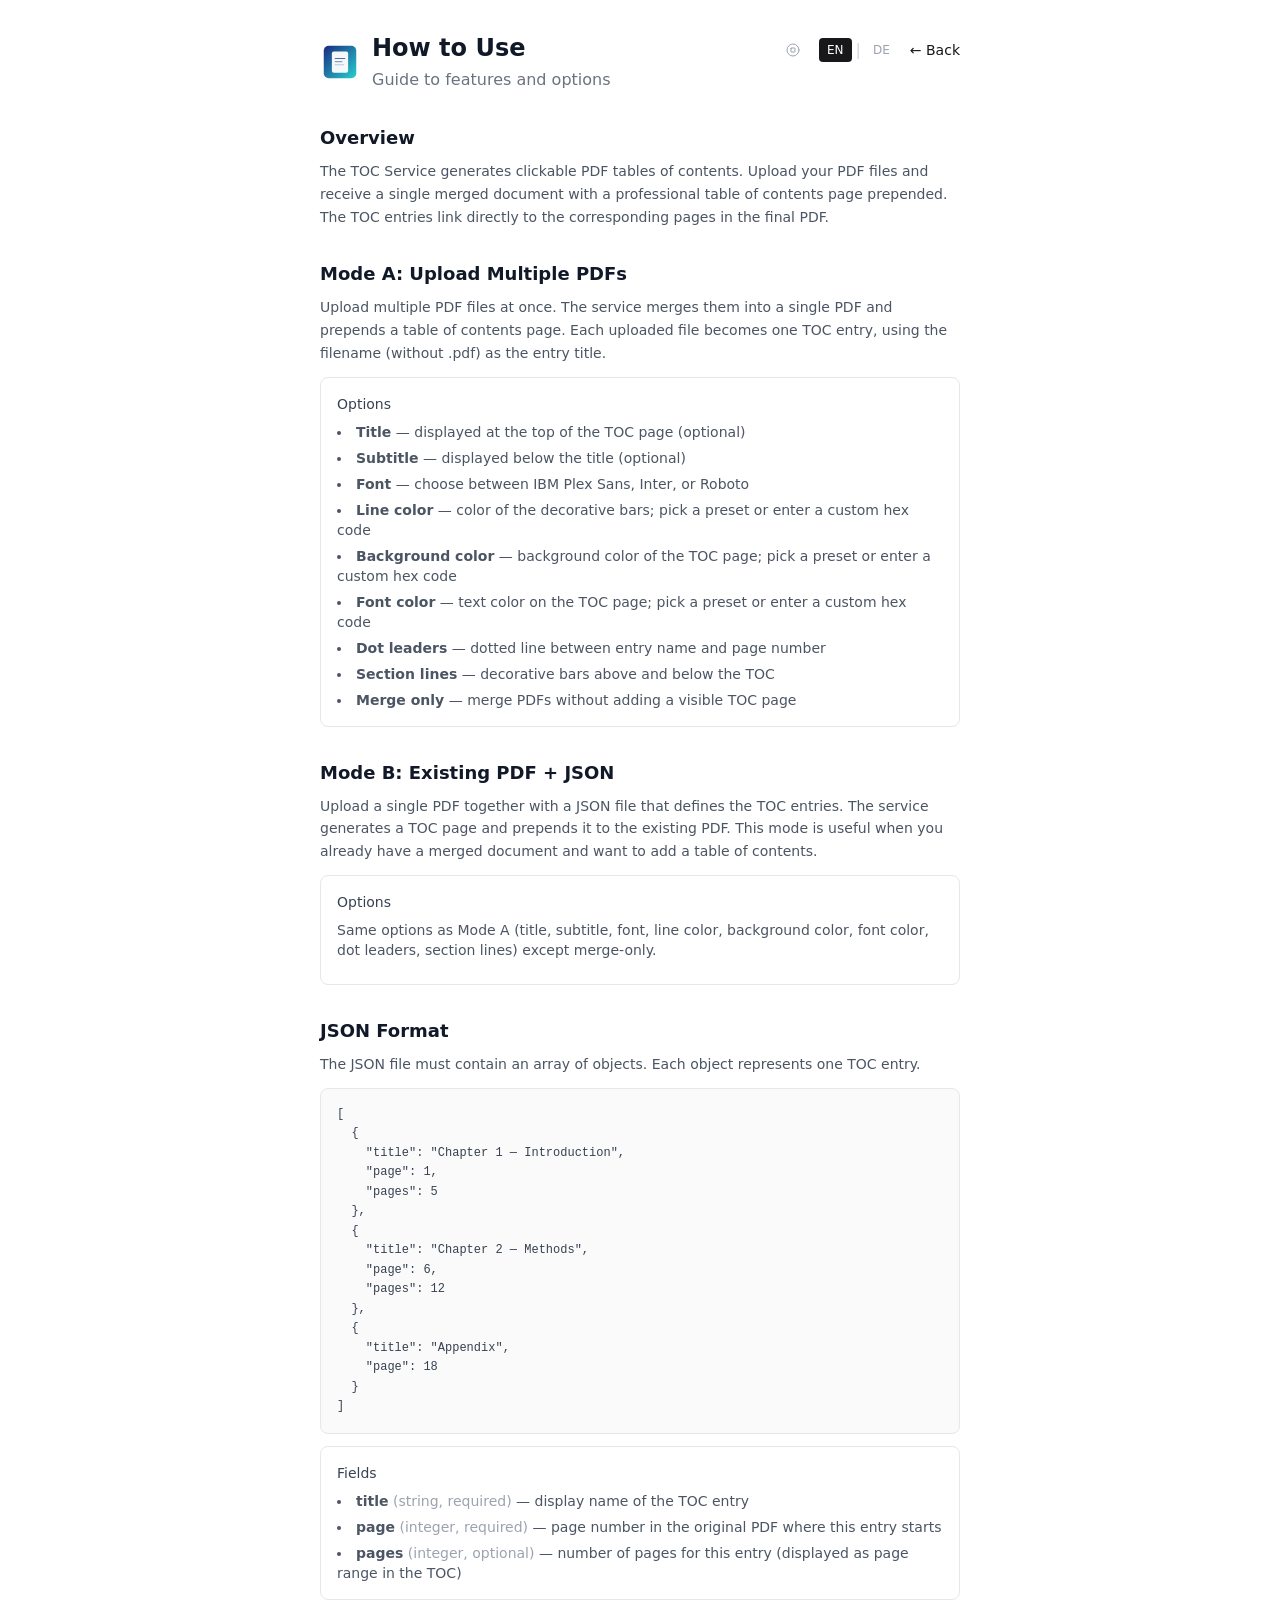
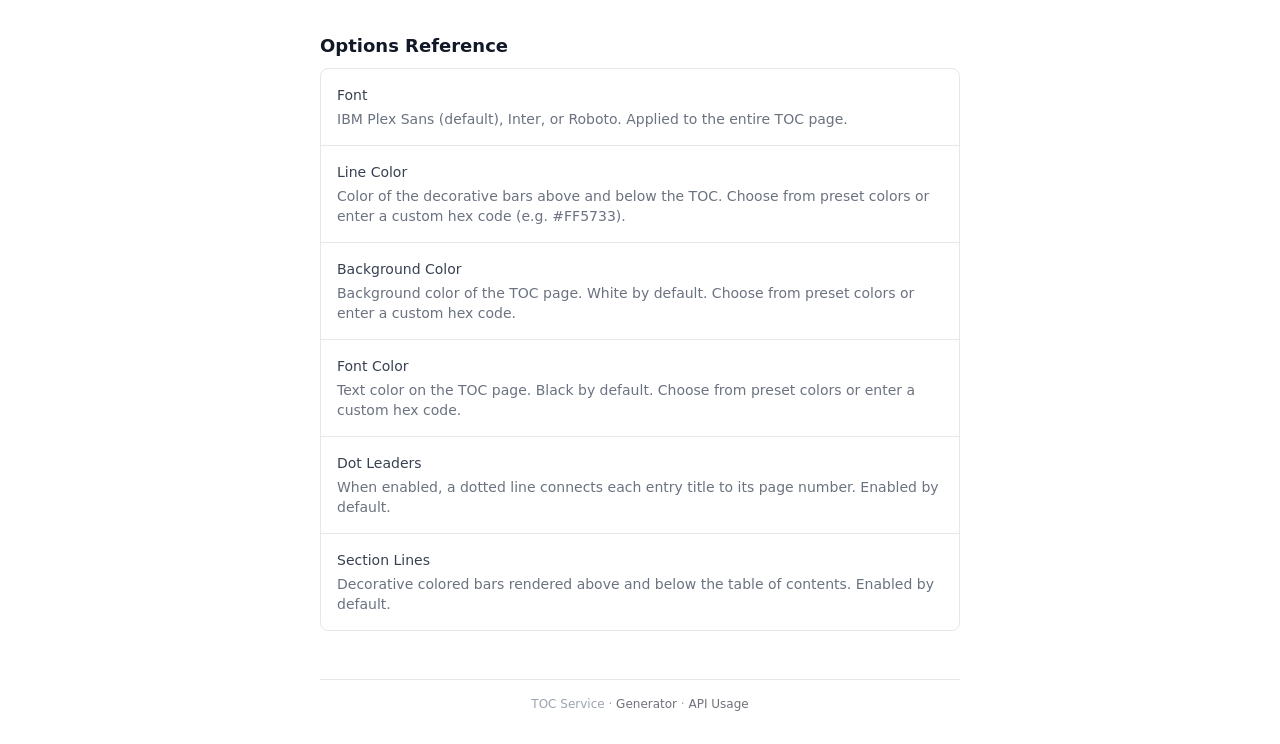
<file: static/howto.html>
<!DOCTYPE html>
<html lang="en">
<head>
  <meta charset="UTF-8">
  <meta name="viewport" content="width=device-width, initial-scale=1.0">
  <title>How to Use – TOC Service</title>
  <link rel="icon" type="image/svg+xml" href="/static/logos/logo3a.svg">
  <script src="/static/tailwindcss.js"></script>
  <script>
    tailwind.config = {
      safelist: [
        'bg-accent-600', 'text-accent-600',
        'text-base-400', 'text-base-500', 'hover:text-base-600',
      ],
      theme: {
        extend: {
          colors: {
            accent: {
              50:  'var(--c-accent-50)',
              100: 'var(--c-accent-100)',
              500: 'var(--c-accent-500)',
              600: 'var(--c-accent-600)',
              700: 'var(--c-accent-700)',
              800: 'var(--c-accent-800)',
            },
            base: {
              50:  'var(--c-base-50)',
              100: 'var(--c-base-100)',
              200: 'var(--c-base-200)',
              300: 'var(--c-base-300)',
              400: 'var(--c-base-400)',
              500: 'var(--c-base-500)',
              600: 'var(--c-base-600)',
              700: 'var(--c-base-700)',
              800: 'var(--c-base-800)',
              900: 'var(--c-base-900)',
            }
          }
        }
      }
    }
  </script>
  <style>
    :root {
      --c-accent-50:  #ecfdf5; --c-accent-100: #d1fae5;
      --c-accent-500: #10b981; --c-accent-600: #059669;
      --c-accent-700: #047857; --c-accent-800: #065f46;
      --c-base-50:  #fafafa; --c-base-100: #f4f4f5;
      --c-base-200: #e4e4e7; --c-base-300: #d4d4d8;
      --c-base-400: #a1a1aa; --c-base-500: #71717a;
      --c-base-600: #52525b; --c-base-700: #3f3f46;
      --c-base-800: #27272a; --c-base-900: #18181b;
    }
    .theme-mono {
      --c-accent-50:  #fafafa; --c-accent-100: #f4f4f5;
      --c-accent-500: #71717a; --c-accent-600: #18181b;
      --c-accent-700: #27272a; --c-accent-800: #18181b;
      --c-base-50:  #ffffff; --c-base-100: #fafafa;
      --c-base-200: #e5e7eb; --c-base-300: #d1d5db;
      --c-base-400: #9ca3af; --c-base-500: #6b7280;
      --c-base-600: #4b5563; --c-base-700: #374151;
      --c-base-800: #1f2937; --c-base-900: #111827;
    }
    html { overflow-y: scroll; }
  </style>
</head>
<body class="bg-base-50 min-h-screen">
  <div class="max-w-2xl mx-auto px-4 py-8">

    <!-- Header -->
    <div class="mb-8 flex justify-between items-start">
      <div class="flex items-center gap-3">
        <img src="/static/logos/logo3a.svg" alt="TOC Service" class="h-10 w-10">
        <div>
          <h1 class="text-2xl font-bold text-base-900" id="page-title">How to Use</h1>
          <p class="text-base-500 mt-1" id="page-subtitle">Guide to features and options</p>
        </div>
      </div>
      <div class="flex items-center gap-3 mt-1">
        <!-- Theme Toggle -->
        <button onclick="toggleTheme()" id="theme-toggle"
          class="p-1.5 rounded-md text-base-400 hover:text-base-600 hover:bg-base-100 transition-colors"
          title="Toggle theme">
          <svg id="theme-icon-emerald" class="h-4 w-4" fill="none" stroke="currentColor" viewBox="0 0 24 24" stroke-width="1.5">
            <path stroke-linecap="round" stroke-linejoin="round" d="M9.53 16.122a3 3 0 0 0-5.78 1.128 2.25 2.25 0 0 1-2.4 2.245 4.5 4.5 0 0 0 8.4-2.245c0-.399-.078-.78-.22-1.128Zm0 0a15.998 15.998 0 0 0 3.388-1.62m-5.043-.025a15.994 15.994 0 0 1 1.622-3.395m3.42 3.42a15.995 15.995 0 0 0 4.764-4.648l3.876-5.814a1.151 1.151 0 0 0-1.597-1.597L14.146 6.32a15.996 15.996 0 0 0-4.649 4.763m3.42 3.42a6.776 6.776 0 0 0-3.42-3.42"/>
          </svg>
          <svg id="theme-icon-mono" class="h-4 w-4 hidden" fill="none" stroke="currentColor" viewBox="0 0 24 24" stroke-width="1.5">
            <path stroke-linecap="round" stroke-linejoin="round" d="M21 12a9 9 0 1 1-18 0 9 9 0 0 1 18 0Z"/>
            <path stroke-linecap="round" stroke-linejoin="round" d="M9 9.563C9 9.252 9.252 9 9.563 9h4.874c.311 0 .563.252.563.563v4.874c0 .311-.252.563-.563.563H9.564A.562.562 0 0 1 9 14.437V9.564Z"/>
          </svg>
        </button>
        <!-- Language Switcher -->
        <div class="flex items-center gap-1">
          <button onclick="setLang('en')" id="lang-en"
            class="px-2 py-1 text-xs font-medium rounded transition-colors">EN</button>
          <span class="text-base-300">|</span>
          <button onclick="setLang('de')" id="lang-de"
            class="px-2 py-1 text-xs font-medium rounded transition-colors">DE</button>
        </div>
        <a href="/" class="text-sm text-accent-600 hover:text-accent-800 transition-colors">&larr; <span id="back-link-text">Back</span></a>
      </div>
    </div>

    <!-- Content -->
    <div class="space-y-8">

      <!-- Overview -->
      <section>
        <h2 class="text-lg font-semibold text-base-900 mb-2" id="s-overview-title">Overview</h2>
        <p class="text-sm text-base-600 leading-relaxed" id="s-overview-text">
          The TOC Service generates clickable PDF tables of contents. Upload your PDF files and receive a single merged document with a professional table of contents page prepended. The TOC entries link directly to the corresponding pages in the final PDF.
        </p>
      </section>

      <!-- Mode A -->
      <section>
        <h2 class="text-lg font-semibold text-base-900 mb-2" id="s-modea-title">Mode A: Upload Multiple PDFs</h2>
        <p class="text-sm text-base-600 leading-relaxed mb-3" id="s-modea-text">
          Upload multiple PDF files at once. The service merges them into a single PDF and prepends a table of contents page. Each uploaded file becomes one TOC entry, using the filename (without .pdf) as the entry title.
        </p>
        <div class="bg-white border border-base-200 rounded-lg p-4">
          <h3 class="text-sm font-medium text-base-700 mb-2" id="s-modea-opts-title">Options</h3>
          <ul class="text-sm text-base-600 space-y-1.5 list-disc list-inside">
            <li id="s-modea-opt-title"><strong id="s-modea-opt-title-b">Title</strong> &mdash; displayed at the top of the TOC page (optional)</li>
            <li id="s-modea-opt-subtitle"><strong id="s-modea-opt-subtitle-b">Subtitle</strong> &mdash; displayed below the title (optional)</li>
            <li id="s-modea-opt-font"><strong id="s-modea-opt-font-b">Font</strong> &mdash; choose between IBM Plex Sans, Inter, or Roboto</li>
            <li id="s-modea-opt-color"><strong id="s-modea-opt-color-b">Line color</strong> &mdash; color of the decorative bars; pick a preset or enter a custom hex code</li>
            <li id="s-modea-opt-bgcolor"><strong id="s-modea-opt-bgcolor-b">Background color</strong> &mdash; background color of the TOC page; pick a preset or enter a custom hex code</li>
            <li id="s-modea-opt-fontcolor"><strong id="s-modea-opt-fontcolor-b">Font color</strong> &mdash; text color on the TOC page; pick a preset or enter a custom hex code</li>
            <li id="s-modea-opt-dots"><strong id="s-modea-opt-dots-b">Dot leaders</strong> &mdash; dotted line between entry name and page number</li>
            <li id="s-modea-opt-lines"><strong id="s-modea-opt-lines-b">Section lines</strong> &mdash; decorative bars above and below the TOC</li>
            <li id="s-modea-opt-merge"><strong id="s-modea-opt-merge-b">Merge only</strong> &mdash; merge PDFs without adding a visible TOC page</li>
          </ul>
        </div>
      </section>

      <!-- Mode B -->
      <section>
        <h2 class="text-lg font-semibold text-base-900 mb-2" id="s-modeb-title">Mode B: Existing PDF + JSON</h2>
        <p class="text-sm text-base-600 leading-relaxed mb-3" id="s-modeb-text">
          Upload a single PDF together with a JSON file that defines the TOC entries. The service generates a TOC page and prepends it to the existing PDF. This mode is useful when you already have a merged document and want to add a table of contents.
        </p>
        <div class="bg-white border border-base-200 rounded-lg p-4">
          <h3 class="text-sm font-medium text-base-700 mb-2" id="s-modeb-opts-title">Options</h3>
          <p class="text-sm text-base-600 mb-2" id="s-modeb-opts-text">Same options as Mode A (title, subtitle, font, line color, background color, dot leaders, section lines) except merge-only.</p>
        </div>
      </section>

      <!-- JSON Format -->
      <section>
        <h2 class="text-lg font-semibold text-base-900 mb-2" id="s-json-title">JSON Format</h2>
        <p class="text-sm text-base-600 leading-relaxed mb-3" id="s-json-text">
          The JSON file must contain an array of objects. Each object represents one TOC entry.
        </p>
        <div class="bg-base-100 border border-base-200 rounded-lg p-4 overflow-x-auto">
          <pre class="text-xs text-base-700 leading-relaxed"><code>[
  {
    "title": "Chapter 1 &mdash; Introduction",
    "page": 1,
    "pages": 5
  },
  {
    "title": "Chapter 2 &mdash; Methods",
    "page": 6,
    "pages": 12
  },
  {
    "title": "Appendix",
    "page": 18
  }
]</code></pre>
        </div>
        <div class="mt-3 bg-white border border-base-200 rounded-lg p-4">
          <h3 class="text-sm font-medium text-base-700 mb-2" id="s-json-fields-title">Fields</h3>
          <ul class="text-sm text-base-600 space-y-1.5 list-disc list-inside">
            <li id="s-json-field-title"><strong>title</strong> <span class="text-base-400">(string, required)</span> &mdash; <span id="s-json-field-title-desc">display name of the TOC entry</span></li>
            <li id="s-json-field-page"><strong>page</strong> <span class="text-base-400">(integer, required)</span> &mdash; <span id="s-json-field-page-desc">page number in the original PDF where this entry starts</span></li>
            <li id="s-json-field-pages"><strong>pages</strong> <span class="text-base-400">(integer, optional)</span> &mdash; <span id="s-json-field-pages-desc">number of pages for this entry (displayed as page range in the TOC)</span></li>
          </ul>
        </div>
      </section>

      <!-- Options Reference -->
      <section>
        <h2 class="text-lg font-semibold text-base-900 mb-2" id="s-opts-title">Options Reference</h2>
        <div class="bg-white border border-base-200 rounded-lg divide-y divide-base-200">
          <div class="p-4">
            <h3 class="text-sm font-medium text-base-700" id="s-opts-font-title">Font</h3>
            <p class="text-sm text-base-500 mt-1" id="s-opts-font-text">IBM Plex Sans (default), Inter, or Roboto. Applied to the entire TOC page.</p>
          </div>
          <div class="p-4">
            <h3 class="text-sm font-medium text-base-700" id="s-opts-color-title">Line Color</h3>
            <p class="text-sm text-base-500 mt-1" id="s-opts-color-text">Color of the decorative bars above and below the TOC. Choose from preset colors or enter a custom hex code (e.g. #FF5733).</p>
          </div>
          <div class="p-4">
            <h3 class="text-sm font-medium text-base-700" id="s-opts-bgcolor-title">Background Color</h3>
            <p class="text-sm text-base-500 mt-1" id="s-opts-bgcolor-text">Background color of the TOC page. White by default. Choose from preset colors or enter a custom hex code.</p>
          </div>
          <div class="p-4">
            <h3 class="text-sm font-medium text-base-700" id="s-opts-fontcolor-title">Font Color</h3>
            <p class="text-sm text-base-500 mt-1" id="s-opts-fontcolor-text">Text color on the TOC page. Black by default. Choose from preset colors or enter a custom hex code.</p>
          </div>
          <div class="p-4">
            <h3 class="text-sm font-medium text-base-700" id="s-opts-dots-title">Dot Leaders</h3>
            <p class="text-sm text-base-500 mt-1" id="s-opts-dots-text">When enabled, a dotted line connects each entry title to its page number. Enabled by default.</p>
          </div>
          <div class="p-4">
            <h3 class="text-sm font-medium text-base-700" id="s-opts-lines-title">Section Lines</h3>
            <p class="text-sm text-base-500 mt-1" id="s-opts-lines-text">Decorative colored bars rendered above and below the table of contents. Enabled by default.</p>
          </div>
        </div>
      </section>
    </div>

    <!-- Footer -->
    <div class="mt-12 pt-4 border-t border-base-200 text-center text-xs text-base-400">
      <p>TOC Service &middot;
        <a href="/" class="text-accent-500 hover:text-accent-700 transition-colors" id="footer-link-app">Generator</a> &middot;
        <a href="/usage" class="text-accent-500 hover:text-accent-700 transition-colors" id="footer-link-usage">API Usage</a>
      </p>
    </div>
  </div>

  <script>
    // ══════════════════════════════════════════
    // i18n
    // ══════════════════════════════════════════

    const i18n = {
      de: {
        pageTitle: 'Anleitung',
        pageSubtitle: 'Funktionen und Optionen im Überblick',
        backLink: 'Zurück',
        overviewTitle: 'Übersicht',
        overviewText: 'Der TOC-Service erzeugt klickbare PDF-Inhaltsverzeichnisse. Laden Sie Ihre PDF-Dateien hoch und erhalten Sie ein zusammengefügtes Dokument mit einem professionellen Inhaltsverzeichnis als erste Seite. Die Einträge verlinken direkt auf die entsprechenden Seiten im fertigen PDF.',
        modeaTitle: 'Modus A: Mehrere PDFs hochladen',
        modeaText: 'Laden Sie mehrere PDF-Dateien gleichzeitig hoch. Der Service fügt sie zu einem einzigen PDF zusammen und stellt eine Inhaltsverzeichnis-Seite voran. Jede hochgeladene Datei wird zu einem Eintrag, wobei der Dateiname (ohne .pdf) als Titel verwendet wird.',
        modeaOptsTitle: 'Optionen',
        modeaOptTitle: '<strong>Titel</strong> — wird oben auf der Inhaltsverzeichnis-Seite angezeigt (optional)',
        modeaOptSubtitle: '<strong>Untertitel</strong> — wird unter dem Titel angezeigt (optional)',
        modeaOptFont: '<strong>Schriftart</strong> — Auswahl zwischen IBM Plex Sans, Inter oder Roboto',
        modeaOptColor: '<strong>Linienfarbe</strong> — Farbe der dekorativen Balken; Voreinstellung wählen oder eigenen Hex-Code eingeben',
        modeaOptBgColor: '<strong>Hintergrundfarbe</strong> — Hintergrundfarbe der Inhaltsverzeichnis-Seite; Voreinstellung wählen oder eigenen Hex-Code eingeben',
        modeaOptFontColor: '<strong>Schriftfarbe</strong> — Textfarbe auf der Inhaltsverzeichnis-Seite; Voreinstellung wählen oder eigenen Hex-Code eingeben',
        modeaOptDots: '<strong>Punktführung</strong> — gepunktete Linie zwischen Eintragsname und Seitenzahl',
        modeaOptLines: '<strong>Abschnittslinien</strong> — dekorative Balken ober- und unterhalb des Inhaltsverzeichnisses',
        modeaOptMerge: '<strong>Nur zusammenführen</strong> — PDFs zusammenführen ohne sichtbares Inhaltsverzeichnis',
        modebTitle: 'Modus B: Bestehendes PDF + JSON',
        modebText: 'Laden Sie ein einzelnes PDF zusammen mit einer JSON-Datei hoch, die die Inhaltsverzeichnis-Einträge definiert. Der Service erzeugt eine Inhaltsverzeichnis-Seite und stellt sie dem bestehenden PDF voran. Dieser Modus ist nützlich, wenn Sie bereits ein zusammengefügtes Dokument haben und ein Inhaltsverzeichnis hinzufügen möchten.',
        modebOptsTitle: 'Optionen',
        modebOptsText: 'Gleiche Optionen wie Modus A (Titel, Untertitel, Schriftart, Linienfarbe, Hintergrundfarbe, Schriftfarbe, Punktführung, Abschnittslinien) ausser «Nur zusammenführen».',
        jsonTitle: 'JSON-Format',
        jsonText: 'Die JSON-Datei muss ein Array von Objekten enthalten. Jedes Objekt repräsentiert einen Inhaltsverzeichnis-Eintrag.',
        jsonFieldsTitle: 'Felder',
        jsonFieldTitleDesc: 'Anzeigename des Eintrags',
        jsonFieldPageDesc: 'Seitenzahl im Original-PDF, auf der dieser Eintrag beginnt',
        jsonFieldPagesDesc: 'Anzahl der Seiten für diesen Eintrag (wird als Seitenbereich im Inhaltsverzeichnis angezeigt)',
        optsTitle: 'Optionen-Referenz',
        optsFontTitle: 'Schriftart',
        optsFontText: 'IBM Plex Sans (Standard), Inter oder Roboto. Wird auf die gesamte Inhaltsverzeichnis-Seite angewendet.',
        optsColorTitle: 'Linienfarbe',
        optsColorText: 'Farbe der dekorativen Balken ober- und unterhalb des Inhaltsverzeichnisses. Wählen Sie aus Voreinstellungen oder geben Sie einen eigenen Hex-Code ein (z.B. #FF5733).',
        optsBgColorTitle: 'Hintergrundfarbe',
        optsBgColorText: 'Hintergrundfarbe der Inhaltsverzeichnis-Seite. Standardmässig weiss. Wählen Sie aus Voreinstellungen oder geben Sie einen eigenen Hex-Code ein.',
        optsFontColorTitle: 'Schriftfarbe',
        optsFontColorText: 'Textfarbe auf der Inhaltsverzeichnis-Seite. Standardmässig schwarz. Wählen Sie aus Voreinstellungen oder geben Sie einen eigenen Hex-Code ein.',
        optsDotTitle: 'Punktführung',
        optsDotText: 'Wenn aktiviert, verbindet eine gepunktete Linie jeden Eintragstitel mit seiner Seitenzahl. Standardmässig aktiviert.',
        optsLinesTitle: 'Abschnittslinien',
        optsLinesText: 'Farbige dekorative Balken ober- und unterhalb des Inhaltsverzeichnisses. Standardmässig aktiviert.',
        footerApp: 'Generator',
        footerUsage: 'API-Nutzung',
      },
      en: {
        pageTitle: 'How to Use',
        pageSubtitle: 'Guide to features and options',
        backLink: 'Back',
        overviewTitle: 'Overview',
        overviewText: 'The TOC Service generates clickable PDF tables of contents. Upload your PDF files and receive a single merged document with a professional table of contents page prepended. The TOC entries link directly to the corresponding pages in the final PDF.',
        modeaTitle: 'Mode A: Upload Multiple PDFs',
        modeaText: 'Upload multiple PDF files at once. The service merges them into a single PDF and prepends a table of contents page. Each uploaded file becomes one TOC entry, using the filename (without .pdf) as the entry title.',
        modeaOptsTitle: 'Options',
        modeaOptTitle: '<strong>Title</strong> &mdash; displayed at the top of the TOC page (optional)',
        modeaOptSubtitle: '<strong>Subtitle</strong> &mdash; displayed below the title (optional)',
        modeaOptFont: '<strong>Font</strong> &mdash; choose between IBM Plex Sans, Inter, or Roboto',
        modeaOptColor: '<strong>Line color</strong> &mdash; color of the decorative bars; pick a preset or enter a custom hex code',
        modeaOptBgColor: '<strong>Background color</strong> &mdash; background color of the TOC page; pick a preset or enter a custom hex code',
        modeaOptFontColor: '<strong>Font color</strong> &mdash; text color on the TOC page; pick a preset or enter a custom hex code',
        modeaOptDots: '<strong>Dot leaders</strong> &mdash; dotted line between entry name and page number',
        modeaOptLines: '<strong>Section lines</strong> &mdash; decorative bars above and below the TOC',
        modeaOptMerge: '<strong>Merge only</strong> &mdash; merge PDFs without adding a visible TOC page',
        modebTitle: 'Mode B: Existing PDF + JSON',
        modebText: 'Upload a single PDF together with a JSON file that defines the TOC entries. The service generates a TOC page and prepends it to the existing PDF. This mode is useful when you already have a merged document and want to add a table of contents.',
        modebOptsTitle: 'Options',
        modebOptsText: 'Same options as Mode A (title, subtitle, font, line color, background color, font color, dot leaders, section lines) except merge-only.',
        jsonTitle: 'JSON Format',
        jsonText: 'The JSON file must contain an array of objects. Each object represents one TOC entry.',
        jsonFieldsTitle: 'Fields',
        jsonFieldTitleDesc: 'display name of the TOC entry',
        jsonFieldPageDesc: 'page number in the original PDF where this entry starts',
        jsonFieldPagesDesc: 'number of pages for this entry (displayed as page range in the TOC)',
        optsTitle: 'Options Reference',
        optsFontTitle: 'Font',
        optsFontText: 'IBM Plex Sans (default), Inter, or Roboto. Applied to the entire TOC page.',
        optsColorTitle: 'Line Color',
        optsColorText: 'Color of the decorative bars above and below the TOC. Choose from preset colors or enter a custom hex code (e.g. #FF5733).',
        optsBgColorTitle: 'Background Color',
        optsBgColorText: 'Background color of the TOC page. White by default. Choose from preset colors or enter a custom hex code.',
        optsFontColorTitle: 'Font Color',
        optsFontColorText: 'Text color on the TOC page. Black by default. Choose from preset colors or enter a custom hex code.',
        optsDotTitle: 'Dot Leaders',
        optsDotText: 'When enabled, a dotted line connects each entry title to its page number. Enabled by default.',
        optsLinesTitle: 'Section Lines',
        optsLinesText: 'Decorative colored bars rendered above and below the table of contents. Enabled by default.',
        footerApp: 'Generator',
        footerUsage: 'API Usage',
      },
    };

    let currentLang = localStorage.getItem('toc-lang') || 'en';

    function t(key) {
      return i18n[currentLang]?.[key] || i18n.en[key] || key;
    }

    function setLang(lang) {
      currentLang = lang;
      localStorage.setItem('toc-lang', lang);
      document.documentElement.lang = lang;
      applyTranslations();
      updateLangButtons();
    }

    function applyTranslations() {
      document.getElementById('page-title').textContent = t('pageTitle');
      document.getElementById('page-subtitle').textContent = t('pageSubtitle');
      document.getElementById('back-link-text').textContent = t('backLink');

      document.getElementById('s-overview-title').textContent = t('overviewTitle');
      document.getElementById('s-overview-text').textContent = t('overviewText');

      document.getElementById('s-modea-title').textContent = t('modeaTitle');
      document.getElementById('s-modea-text').textContent = t('modeaText');
      document.getElementById('s-modea-opts-title').textContent = t('modeaOptsTitle');
      document.getElementById('s-modea-opt-title').innerHTML = t('modeaOptTitle');
      document.getElementById('s-modea-opt-subtitle').innerHTML = t('modeaOptSubtitle');
      document.getElementById('s-modea-opt-font').innerHTML = t('modeaOptFont');
      document.getElementById('s-modea-opt-color').innerHTML = t('modeaOptColor');
      document.getElementById('s-modea-opt-bgcolor').innerHTML = t('modeaOptBgColor');
      document.getElementById('s-modea-opt-fontcolor').innerHTML = t('modeaOptFontColor');
      document.getElementById('s-modea-opt-dots').innerHTML = t('modeaOptDots');
      document.getElementById('s-modea-opt-lines').innerHTML = t('modeaOptLines');
      document.getElementById('s-modea-opt-merge').innerHTML = t('modeaOptMerge');

      document.getElementById('s-modeb-title').textContent = t('modebTitle');
      document.getElementById('s-modeb-text').textContent = t('modebText');
      document.getElementById('s-modeb-opts-title').textContent = t('modebOptsTitle');
      document.getElementById('s-modeb-opts-text').textContent = t('modebOptsText');

      document.getElementById('s-json-title').textContent = t('jsonTitle');
      document.getElementById('s-json-text').textContent = t('jsonText');
      document.getElementById('s-json-fields-title').textContent = t('jsonFieldsTitle');
      document.getElementById('s-json-field-title-desc').textContent = t('jsonFieldTitleDesc');
      document.getElementById('s-json-field-page-desc').textContent = t('jsonFieldPageDesc');
      document.getElementById('s-json-field-pages-desc').textContent = t('jsonFieldPagesDesc');

      document.getElementById('s-opts-title').textContent = t('optsTitle');
      document.getElementById('s-opts-font-title').textContent = t('optsFontTitle');
      document.getElementById('s-opts-font-text').textContent = t('optsFontText');
      document.getElementById('s-opts-color-title').textContent = t('optsColorTitle');
      document.getElementById('s-opts-color-text').textContent = t('optsColorText');
      document.getElementById('s-opts-bgcolor-title').textContent = t('optsBgColorTitle');
      document.getElementById('s-opts-bgcolor-text').textContent = t('optsBgColorText');
      document.getElementById('s-opts-fontcolor-title').textContent = t('optsFontColorTitle');
      document.getElementById('s-opts-fontcolor-text').textContent = t('optsFontColorText');
      document.getElementById('s-opts-dots-title').textContent = t('optsDotTitle');
      document.getElementById('s-opts-dots-text').textContent = t('optsDotText');
      document.getElementById('s-opts-lines-title').textContent = t('optsLinesTitle');
      document.getElementById('s-opts-lines-text').textContent = t('optsLinesText');

      document.getElementById('footer-link-app').textContent = t('footerApp');
      document.getElementById('footer-link-usage').textContent = t('footerUsage');

      document.title = t('pageTitle') + ' – TOC Service';
    }

    function updateLangButtons() {
      const btnDe = document.getElementById('lang-de');
      const btnEn = document.getElementById('lang-en');
      if (currentLang === 'de') {
        btnDe.classList.add('bg-accent-600', 'text-white');
        btnDe.classList.remove('text-base-400', 'hover:text-base-600');
        btnEn.classList.remove('bg-accent-600', 'text-white');
        btnEn.classList.add('text-base-400', 'hover:text-base-600');
      } else {
        btnEn.classList.add('bg-accent-600', 'text-white');
        btnEn.classList.remove('text-base-400', 'hover:text-base-600');
        btnDe.classList.remove('bg-accent-600', 'text-white');
        btnDe.classList.add('text-base-400', 'hover:text-base-600');
      }
    }

    // ══════════════════════════════════════════
    // Theme
    // ══════════════════════════════════════════

    function toggleTheme() {
      const isMono = document.body.classList.toggle('theme-mono');
      localStorage.setItem('toc-theme', isMono ? 'mono' : 'emerald');
      updateThemeIcon();
    }

    function updateThemeIcon() {
      const isMono = document.body.classList.contains('theme-mono');
      document.getElementById('theme-icon-emerald').classList.toggle('hidden', isMono);
      document.getElementById('theme-icon-mono').classList.toggle('hidden', !isMono);
    }

    // ══════════════════════════════════════════
    // Init
    // ══════════════════════════════════════════

    if (localStorage.getItem('toc-theme') !== 'emerald') document.body.classList.add('theme-mono');
    updateThemeIcon();
    applyTranslations();
    updateLangButtons();
  </script>
</body>
</html>
</file>
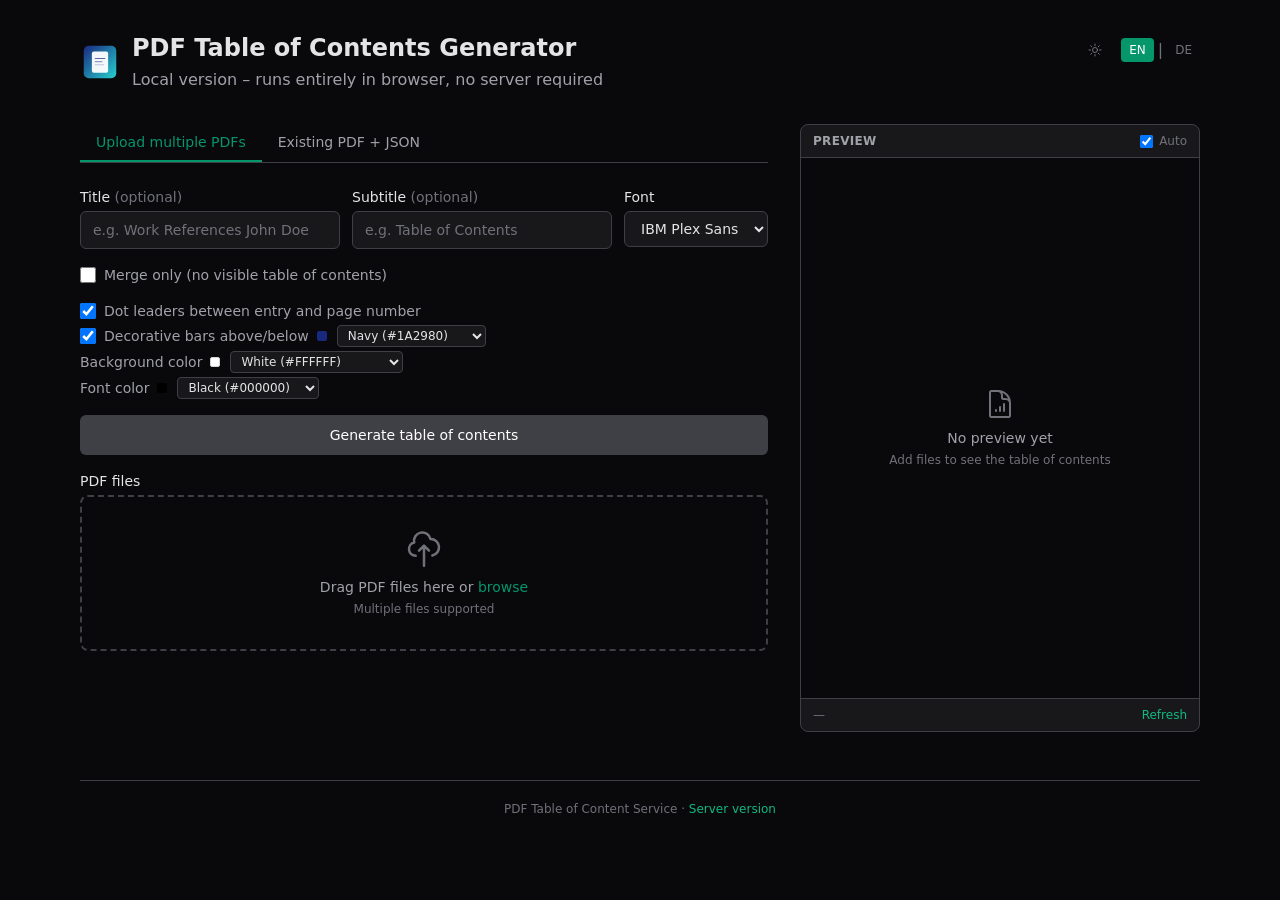
<file: static/local.html>
<!DOCTYPE html>
<html lang="en">
<head>
  <meta charset="UTF-8">
  <meta name="viewport" content="width=device-width, initial-scale=1.0">
  <title>PDF TOC Generator – Local</title>
  <link rel="icon" type="image/svg+xml" href="/static/logos/logo3a.svg">
  <script src="/static/tailwindcss.js"></script>
  <script src="/static/theme.js"></script>
  <link rel="stylesheet" href="/static/theme.css">
  <style>
    /* Palette and shared drag/drop rules live in theme.css */
    html { overflow-y: scroll; }
    .sort-btn { transition: all 0.15s; }
    .color-preview { display: inline-block; width: 10px; height: 10px; border-radius: 2px; vertical-align: middle; margin-right: 4px; }

    /* Form controls follow the active theme */
    input[type="text"], select, input[type="file"] {
      background: var(--c-surface-raised);
      color: var(--c-text);
    }
    select option { background: var(--c-surface-raised); color: var(--c-text); }
    input[type="text"]::placeholder { color: var(--c-text-faint); }
  </style>
</head>
<body class="bg-surface text-content min-h-screen">
  <div class="max-w-6xl mx-auto px-4 py-8">

    <!-- Header -->
    <div class="mb-8 flex justify-between items-start">
      <div class="flex items-center gap-3">
        <img src="/static/logos/logo3a.svg" alt="" class="h-10 w-10">
        <div>
          <h1 class="text-2xl font-bold text-content" data-i18n="title"></h1>
          <p class="text-muted mt-1" data-i18n="localModeSubtitle"></p>
        </div>
      </div>
      <div class="flex items-center gap-3 mt-1">
        <button onclick="toggleTheme()" id="theme-toggle"
          class="p-1.5 rounded-md text-faint hover:text-content hover:bg-raised transition-colors" title="Toggle theme">
          <svg id="theme-icon-sun" class="h-4 w-4" fill="none" stroke="currentColor" viewBox="0 0 24 24" stroke-width="1.5">
            <path stroke-linecap="round" stroke-linejoin="round" d="M12 3v2.25m6.364.386-1.591 1.591M21 12h-2.25m-.386 6.364-1.591-1.591M12 18.75V21m-4.773-4.227-1.591 1.591M5.25 12H3m4.227-4.773L5.636 5.636M15.75 12a3.75 3.75 0 1 1-7.5 0 3.75 3.75 0 0 1 7.5 0Z"/>
          </svg>
          <svg id="theme-icon-moon" class="h-4 w-4 hidden" fill="none" stroke="currentColor" viewBox="0 0 24 24" stroke-width="1.5">
            <path stroke-linecap="round" stroke-linejoin="round" d="M21.752 15.002A9.72 9.72 0 0 1 18 15.75c-5.385 0-9.75-4.365-9.75-9.75 0-1.33.266-2.597.748-3.752A9.753 9.753 0 0 0 3 11.25C3 16.635 7.365 21 12.75 21a9.753 9.753 0 0 0 9.002-5.998Z"/>
          </svg>
        </button>
        <div class="flex items-center gap-1">
          <button onclick="setLang('en')" id="lang-en" class="px-2 py-1 text-xs font-medium rounded transition-colors">EN</button>
          <span class="text-faint">|</span>
          <button onclick="setLang('de')" id="lang-de" class="px-2 py-1 text-xs font-medium rounded transition-colors">DE</button>
        </div>
      </div>
    </div>

    <!-- Status / Result Area -->
    <div id="result-area" class="hidden mb-6">
      <div id="status-processing" class="hidden flex items-center gap-3 p-4 bg-tint rounded-lg">
        <svg class="animate-spin h-5 w-5 text-accent-600" fill="none" viewBox="0 0 24 24">
          <circle class="opacity-25" cx="12" cy="12" r="10" stroke="currentColor" stroke-width="4"/>
          <path class="opacity-75" fill="currentColor" d="M4 12a8 8 0 018-8V0C5.373 0 0 5.373 0 12h4zm2 5.291A7.962 7.962 0 014 12H0c0 3.042 1.135 5.824 3 7.938l3-2.647z"/>
        </svg>
        <span class="text-sm text-accent-700" id="processing-text" data-i18n="statusProcessing"></span>
      </div>
      <div id="status-success" class="hidden p-4 bg-tint rounded-lg">
        <div class="flex items-center gap-3">
          <svg class="h-5 w-5 text-accent-600" fill="none" stroke="currentColor" viewBox="0 0 24 24">
            <path stroke-linecap="round" stroke-linejoin="round" stroke-width="2" d="M5 13l4 4L19 7"/>
          </svg>
          <span id="success-text" class="text-sm text-accent-700"></span>
        </div>
        <a id="download-link" href="#" download
          class="mt-3 inline-flex items-center gap-2 px-4 py-2 bg-accent-600 text-white text-sm font-medium rounded-md hover:bg-accent-700 transition-colors">
          <svg class="h-4 w-4" fill="none" stroke="currentColor" viewBox="0 0 24 24">
            <path stroke-linecap="round" stroke-linejoin="round" stroke-width="2" d="M12 10v6m0 0l-3-3m3 3l3-3m2 8H7a2 2 0 01-2-2V5a2 2 0 012-2h5.586a1 1 0 01.707.293l5.414 5.414a1 1 0 01.293.707V19a2 2 0 01-2 2z"/>
          </svg>
          <span id="download-filename"></span>
        </a>
      </div>
      <div id="status-error" class="hidden p-4 bg-danger-tint rounded-lg">
        <div class="flex items-center gap-3">
          <svg class="h-5 w-5 text-danger" fill="none" stroke="currentColor" viewBox="0 0 24 24">
            <path stroke-linecap="round" stroke-linejoin="round" stroke-width="2" d="M6 18L18 6M6 6l12 12"/>
          </svg>
          <span id="error-text" class="text-sm text-danger"></span>
        </div>
      </div>
    </div>

    <div class="lg:grid lg:grid-cols-[minmax(0,1fr)_400px] lg:gap-8 lg:items-start">
    <div><!-- Form column -->

    <!-- Tabs -->
    <div class="flex border-b border-line mb-6">
      <button id="tab-a" onclick="switchTab('a')"
        class="px-4 py-2 text-sm font-medium border-b-2 border-accent-600 text-accent-600"
        data-i18n="tabA"></button>
      <button id="tab-b" onclick="switchTab('b')"
        class="px-4 py-2 text-sm font-medium border-b-2 border-transparent text-muted hover:text-content"
        data-i18n="tabB"></button>
    </div>

    <!-- Modus A Panel -->
    <div id="panel-a">
      <div class="space-y-4">
        <div class="grid grid-cols-[1fr_1fr_auto] gap-3">
          <div>
            <label for="title-a" class="block text-sm font-medium text-content mb-1">
              <span data-i18n="labelTitle"></span> <span class="text-faint" data-i18n="labelOptional"></span>
            </label>
            <input type="text" id="title-a" data-i18n-placeholder="placeholderTitleA"
              class="w-full px-3 py-2 border border-line rounded-md text-sm focus:ring-2 focus:ring-accent-500 focus:border-accent-500">
          </div>
          <div>
            <label for="subtitle-a" class="block text-sm font-medium text-content mb-1">
              <span data-i18n="labelSubtitle"></span> <span class="text-faint" data-i18n="labelOptional"></span>
            </label>
            <input type="text" id="subtitle-a" data-i18n-placeholder="placeholderSubtitle"
              class="w-full px-3 py-2 border border-line rounded-md text-sm focus:ring-2 focus:ring-accent-500 focus:border-accent-500">
          </div>
          <div>
            <label for="font-a" class="block text-sm font-medium text-content mb-1" data-i18n="labelFont"></label>
            <select id="font-a"
              class="w-full px-3 py-2 border border-line rounded-md text-sm focus:ring-2 focus:ring-accent-500 focus:border-accent-500 bg-raised">
              <option value="IBM Plex Sans">IBM Plex Sans</option>
              <option value="Inter">Inter</option>
              <option value="Roboto">Roboto</option>
            </select>
          </div>
        </div>

        <div class="flex flex-col gap-1 -mt-2">
          <label class="flex items-center gap-2 cursor-pointer select-none">
            <input type="checkbox" id="merge-only-a"
              class="h-4 w-4 rounded border-line text-accent-600 focus:ring-accent-500"
              onchange="toggleMergeOnly()">
            <span class="text-sm text-muted" data-i18n="labelMergeOnly"></span>
          </label>
        </div>

        <div id="toc-options-a" class="flex flex-col gap-1 -mt-2">
          <label class="flex items-center gap-2 cursor-pointer select-none">
            <input type="checkbox" id="dots-a" checked class="h-4 w-4 rounded border-line text-accent-600 focus:ring-accent-500">
            <span class="text-sm text-muted" data-i18n="labelDotLeaders"></span>
          </label>
          <div class="flex items-center gap-2">
            <label class="flex items-center gap-2 cursor-pointer select-none">
              <input type="checkbox" id="lines-a" checked class="h-4 w-4 rounded border-line text-accent-600 focus:ring-accent-500" onchange="toggleColorPicker('a')">
              <span class="text-sm text-muted" data-i18n="labelShowLines"></span>
            </label>
            <span id="color-picker-a" class="inline-flex items-center gap-1.5">
              <span id="color-dot-a" class="color-preview" style="background:#1A2980"></span>
              <select id="color-select-a" onchange="onColorSelectChange('a')" class="px-1.5 py-0.5 border border-line rounded text-xs focus:ring-2 focus:ring-accent-500 focus:border-accent-500 bg-raised"></select>
              <input type="text" id="color-custom-a" maxlength="7" placeholder="#FF5500" class="hidden w-20 px-2 py-0.5 border border-line rounded text-xs font-mono focus:ring-2 focus:ring-accent-500 focus:border-accent-500" oninput="onCustomColorInput('a')">
            </span>
          </div>
          <div class="flex items-center gap-2">
            <span class="text-sm text-muted" data-i18n="labelBgColor"></span>
            <span class="inline-flex items-center gap-1.5">
              <span id="bg-dot-a" class="color-preview" style="background:#FFFFFF; border: 1px solid #d4d4d8"></span>
              <select id="bg-select-a" onchange="onBgColorSelectChange('a')" class="px-1.5 py-0.5 border border-line rounded text-xs focus:ring-2 focus:ring-accent-500 focus:border-accent-500 bg-raised"></select>
              <input type="text" id="bg-custom-a" maxlength="7" placeholder="#F3F4F6" class="hidden w-20 px-2 py-0.5 border border-line rounded text-xs font-mono focus:ring-2 focus:ring-accent-500 focus:border-accent-500" oninput="onBgCustomColorInput('a')">
            </span>
          </div>
          <div class="flex items-center gap-2">
            <span class="text-sm text-muted" data-i18n="labelFontColor"></span>
            <span class="inline-flex items-center gap-1.5">
              <span id="fc-dot-a" class="color-preview" style="background:#000000"></span>
              <select id="fc-select-a" onchange="onFontColorSelectChange('a')" class="px-1.5 py-0.5 border border-line rounded text-xs focus:ring-2 focus:ring-accent-500 focus:border-accent-500 bg-raised"></select>
              <input type="text" id="fc-custom-a" maxlength="7" placeholder="#333333" class="hidden w-20 px-2 py-0.5 border border-line rounded text-xs font-mono focus:ring-2 focus:ring-accent-500 focus:border-accent-500" oninput="onFontColorCustomInput('a')">
            </span>
          </div>
        </div>

        <button id="btn-generate-a" onclick="generateA()" disabled
          class="w-full py-2.5 px-4 bg-accent-600 text-white text-sm font-medium rounded-md hover:bg-accent-700 disabled:bg-line disabled:cursor-not-allowed transition-colors"
          data-i18n="btnGenerate"></button>

        <div>
          <label class="block text-sm font-medium text-content mb-1" data-i18n="labelPdfFiles"></label>
          <div id="dropzone-a"
            class="drop-zone border-2 border-dashed border-line rounded-lg p-8 text-center cursor-pointer hover:border-line-strong transition-colors"
            onclick="document.getElementById('fileinput-a').click()">
            <svg class="mx-auto h-10 w-10 text-faint mb-2" fill="none" stroke="currentColor" viewBox="0 0 24 24">
              <path stroke-linecap="round" stroke-linejoin="round" stroke-width="1.5" d="M7 16a4 4 0 01-.88-7.903A5 5 0 1115.9 6L16 6a5 5 0 011 9.9M15 13l-3-3m0 0l-3 3m3-3v12"/>
            </svg>
            <p class="text-sm text-muted" data-i18n-html="dropzoneText"></p>
            <p class="text-xs text-faint mt-1" data-i18n="dropzoneHint"></p>
          </div>
          <input type="file" id="fileinput-a" multiple accept=".pdf" class="hidden" onchange="handleFilesA(this.files)">
        </div>

        <div id="filelist-a" class="hidden">
          <div class="flex justify-between items-center mb-1">
            <span class="text-sm font-medium text-content" data-i18n="selectedFiles"></span>
            <div class="flex items-center gap-2">
              <span class="text-xs text-faint" data-i18n="sortLabel"></span>
              <button onclick="sortFilesA('az')" class="sort-btn px-2 py-0.5 text-xs rounded border border-line text-muted hover:bg-raised hover:border-line-strong" data-i18n="sortAZ"></button>
              <button onclick="sortFilesA('za')" class="sort-btn px-2 py-0.5 text-xs rounded border border-line text-muted hover:bg-raised hover:border-line-strong" data-i18n="sortZA"></button>
              <span class="text-faint">|</span>
              <button onclick="clearFilesA()" class="text-xs text-danger hover:text-danger" data-i18n="removeAll"></button>
            </div>
          </div>
          <ul id="files-a" class="space-y-1"></ul>
          <p class="text-xs text-faint mt-1.5" id="drag-hint"></p>
        </div>
      </div>
    </div>

    <!-- Modus B Panel -->
    <div id="panel-b" class="hidden">
      <div class="space-y-4">
        <div class="grid grid-cols-[1fr_1fr_auto] gap-3">
          <div>
            <label for="title-b" class="block text-sm font-medium text-content mb-1">
              <span data-i18n="labelTitle"></span> <span class="text-faint" data-i18n="labelOptional"></span>
            </label>
            <input type="text" id="title-b" data-i18n-placeholder="placeholderTitleB"
              class="w-full px-3 py-2 border border-line rounded-md text-sm focus:ring-2 focus:ring-accent-500 focus:border-accent-500">
          </div>
          <div>
            <label for="subtitle-b" class="block text-sm font-medium text-content mb-1">
              <span data-i18n="labelSubtitle"></span> <span class="text-faint" data-i18n="labelOptional"></span>
            </label>
            <input type="text" id="subtitle-b" data-i18n-placeholder="placeholderSubtitle"
              class="w-full px-3 py-2 border border-line rounded-md text-sm focus:ring-2 focus:ring-accent-500 focus:border-accent-500">
          </div>
          <div>
            <label for="font-b" class="block text-sm font-medium text-content mb-1" data-i18n="labelFont"></label>
            <select id="font-b"
              class="w-full px-3 py-2 border border-line rounded-md text-sm focus:ring-2 focus:ring-accent-500 focus:border-accent-500 bg-raised">
              <option value="IBM Plex Sans">IBM Plex Sans</option>
              <option value="Inter">Inter</option>
              <option value="Roboto">Roboto</option>
            </select>
          </div>
        </div>

        <div class="flex flex-col gap-1 -mt-2">
          <label class="flex items-center gap-2 cursor-pointer select-none">
            <input type="checkbox" id="dots-b" checked class="h-4 w-4 rounded border-line text-accent-600 focus:ring-accent-500">
            <span class="text-sm text-muted" data-i18n="labelDotLeaders"></span>
          </label>
          <div class="flex items-center gap-2">
            <label class="flex items-center gap-2 cursor-pointer select-none">
              <input type="checkbox" id="lines-b" checked class="h-4 w-4 rounded border-line text-accent-600 focus:ring-accent-500" onchange="toggleColorPicker('b')">
              <span class="text-sm text-muted" data-i18n="labelShowLines"></span>
            </label>
            <span id="color-picker-b" class="inline-flex items-center gap-1.5">
              <span id="color-dot-b" class="color-preview" style="background:#1A2980"></span>
              <select id="color-select-b" onchange="onColorSelectChange('b')" class="px-1.5 py-0.5 border border-line rounded text-xs focus:ring-2 focus:ring-accent-500 focus:border-accent-500 bg-raised"></select>
              <input type="text" id="color-custom-b" maxlength="7" placeholder="#FF5500" class="hidden w-20 px-2 py-0.5 border border-line rounded text-xs font-mono focus:ring-2 focus:ring-accent-500 focus:border-accent-500" oninput="onCustomColorInput('b')">
            </span>
          </div>
          <div class="flex items-center gap-2">
            <span class="text-sm text-muted" data-i18n="labelBgColor"></span>
            <span class="inline-flex items-center gap-1.5">
              <span id="bg-dot-b" class="color-preview" style="background:#FFFFFF; border: 1px solid #d4d4d8"></span>
              <select id="bg-select-b" onchange="onBgColorSelectChange('b')" class="px-1.5 py-0.5 border border-line rounded text-xs focus:ring-2 focus:ring-accent-500 focus:border-accent-500 bg-raised"></select>
              <input type="text" id="bg-custom-b" maxlength="7" placeholder="#F3F4F6" class="hidden w-20 px-2 py-0.5 border border-line rounded text-xs font-mono focus:ring-2 focus:ring-accent-500 focus:border-accent-500" oninput="onBgCustomColorInput('b')">
            </span>
          </div>
          <div class="flex items-center gap-2">
            <span class="text-sm text-muted" data-i18n="labelFontColor"></span>
            <span class="inline-flex items-center gap-1.5">
              <span id="fc-dot-b" class="color-preview" style="background:#000000"></span>
              <select id="fc-select-b" onchange="onFontColorSelectChange('b')" class="px-1.5 py-0.5 border border-line rounded text-xs focus:ring-2 focus:ring-accent-500 focus:border-accent-500 bg-raised"></select>
              <input type="text" id="fc-custom-b" maxlength="7" placeholder="#333333" class="hidden w-20 px-2 py-0.5 border border-line rounded text-xs font-mono focus:ring-2 focus:ring-accent-500 focus:border-accent-500" oninput="onFontColorCustomInput('b')">
            </span>
          </div>
        </div>

        <div>
          <label class="block text-sm font-medium text-content mb-1" data-i18n="labelPdfFile"></label>
          <div class="flex items-center gap-2">
            <input type="file" id="fileinput-pdf" accept=".pdf"
              class="block w-full text-sm text-muted file:mr-3 file:py-2 file:px-4 file:rounded-md file:border-0 file:text-sm file:font-medium file:bg-accent-50 file:text-accent-700 hover:file:bg-accent-100">
          </div>
          <p class="text-xs text-faint mt-1" data-i18n="pdfHint"></p>
        </div>

        <div>
          <label class="block text-sm font-medium text-content mb-1" data-i18n="labelJsonFile"></label>
          <div class="flex items-center gap-2">
            <input type="file" id="fileinput-json" accept=".json"
              class="block w-full text-sm text-muted file:mr-3 file:py-2 file:px-4 file:rounded-md file:border-0 file:text-sm file:font-medium file:bg-accent-50 file:text-accent-700 hover:file:bg-accent-100">
          </div>
          <p class="text-xs text-faint mt-1">Format: [{"title": "...", "page": 1}, ...]</p>
        </div>

        <button id="btn-generate-b" onclick="generateB()"
          class="w-full py-2.5 px-4 bg-accent-600 text-white text-sm font-medium rounded-md hover:bg-accent-700 disabled:bg-line disabled:cursor-not-allowed transition-colors"
          data-i18n="btnGenerate"></button>
      </div>
    </div>

    </div><!-- /Form column -->

    <!-- Live TOC preview: renders the table-of-contents pages only, so it
         stays fast no matter how large the selected PDFs are. -->
    <aside class="mt-8 lg:mt-0 lg:sticky lg:top-8">
      <div class="rounded-lg border border-line bg-raised overflow-hidden">
        <div class="flex items-center justify-between gap-2 px-3 py-2 border-b border-line">
          <span class="text-xs font-semibold uppercase tracking-wide text-muted" data-i18n="previewHeading"></span>
          <label class="flex items-center gap-1.5 text-xs text-faint cursor-pointer select-none">
            <input type="checkbox" id="auto-preview" checked onchange="onAutoPreviewToggle()">
            <span data-i18n="autoPreview"></span>
          </label>
        </div>

        <div class="relative bg-surface" style="height: 540px;">
          <iframe id="preview-frame" class="w-full h-full hidden" title="TOC preview"></iframe>
          <div id="preview-placeholder" class="absolute inset-0 flex flex-col items-center justify-center gap-1 px-6 text-center">
            <svg class="h-8 w-8 text-faint mb-1" fill="none" stroke="currentColor" viewBox="0 0 24 24" stroke-width="1.5">
              <path stroke-linecap="round" stroke-linejoin="round" d="M19.5 14.25v-2.625a3.375 3.375 0 0 0-3.375-3.375h-1.5A1.125 1.125 0 0 1 13.5 7.125v-1.5a3.375 3.375 0 0 0-3.375-3.375H8.25M9 16.5v.75m3-3v3M15 12v5.25m-4.5-15H5.625c-.621 0-1.125.504-1.125 1.125v17.25c0 .621.504 1.125 1.125 1.125h12.75c.621 0 1.125-.504 1.125-1.125V11.25a9 9 0 0 0-9-9Z"/>
            </svg>
            <p class="text-sm text-muted" id="preview-placeholder-title" data-i18n="previewEmptyTitle"></p>
            <p class="text-xs text-faint" id="preview-placeholder-hint" data-i18n="previewEmptyHint"></p>
          </div>
        </div>

        <div class="flex items-center justify-between gap-2 px-3 py-2 border-t border-line">
          <span id="preview-status" class="text-xs text-faint truncate">—</span>
          <div class="flex items-center gap-3 shrink-0">
            <a id="preview-open" href="#" target="_blank" rel="noopener"
               class="text-xs text-accent-500 hover:text-accent-600 transition-colors hidden" data-i18n="previewOpenTab"></a>
            <button onclick="renderPreview()" class="text-xs text-accent-500 hover:text-accent-600 transition-colors" data-i18n="previewRefresh"></button>
          </div>
        </div>
      </div>
    </aside>
    </div><!-- /Grid -->

    <!-- Footer -->
    <div class="mt-12 pt-4 border-t border-line text-center text-xs text-faint">
      <p class="mt-1">PDF Table of Content Service · <a href="/" class="text-accent-500 hover:text-accent-600 transition-colors" data-i18n="serverVersionLink"></a></p>
    </div>
  </div>

  <script src="/static/fontkit.umd.min.js"></script>
  <script src="/static/pdf-lib.min.js"></script>
  <script>
  // ══════════════════════════════════════════════════════════════════
  // i18n
  // ══════════════════════════════════════════════════════════════════

  const i18n = {
    de: {
      title: 'PDF Inhaltsverzeichnis Generator',
      localModeSubtitle: 'Lokale Version \u2013 l\u00e4uft komplett im Browser, kein Server n\u00f6tig',
      previewHeading: 'Vorschau',
      autoPreview: 'Automatisch',
      previewRefresh: 'Aktualisieren',
      previewOpenTab: 'In neuem Tab \u00f6ffnen',
      previewEmptyTitle: 'Noch keine Vorschau',
      previewEmptyHint: 'Dateien hinzuf\u00fcgen, um das Inhaltsverzeichnis zu sehen',
      previewMergeOnlyTitle: 'Kein Inhaltsverzeichnis',
      previewMergeOnlyHint: 'Im Modus \u201eNur zusammenf\u00fchren\u201c wird keine Verzeichnisseite erzeugt',
      previewErrorTitle: 'Vorschau fehlgeschlagen',
      previewRendering: 'Vorschau wird erstellt\u2026',
      previewStale: '\u00c4nderungen offen \u2013 neu rendern\u2026',
      previewPaused: 'Automatische Vorschau aus',
      previewReady: (n) => `Vorschau aktuell \u00b7 ${n} Verzeichnisseite${n === 1 ? '' : 'n'}`,
      tabA: 'Mehrere PDFs hochladen',
      tabB: 'Bestehendes PDF + JSON',
      labelTitle: 'Titel',
      labelSubtitle: 'Untertitel',
      labelFont: 'Schrift',
      labelDotLeaders: 'Punkte zwischen Eintrag und Seitenzahl',
      labelShowLines: 'Dekorative Balken ober-/unterhalb',
      colorCustom: 'Eigene...',
      labelBgColor: 'Hintergrundfarbe',
      bgColorCustom: 'Eigene...',
      labelFontColor: 'Schriftfarbe',
      fontColorCustom: 'Eigene...',
      labelOptional: '(optional)',
      placeholderTitleA: 'z.B. Arbeitszeugnisse Christoph Graf',
      placeholderTitleB: 'z.B. Aus- und Weiterbildungen',
      placeholderSubtitle: 'z.B. Inhaltsverzeichnis',
      labelPdfFiles: 'PDF-Dateien',
      labelPdfFile: 'PDF-Datei',
      labelJsonFile: 'JSON-Datei',
      dropzoneText: 'PDF-Dateien hierher ziehen oder <span class="text-accent-600 font-medium">durchsuchen</span>',
      dropzoneHint: 'Mehrere Dateien m\u00f6glich',
      selectedFiles: 'Ausgew\u00e4hlte Dateien',
      removeAll: 'Alle entfernen',
      btnGenerate: 'Inhaltsverzeichnis generieren',
      btnGenerating: 'Wird generiert...',
      statusProcessing: 'PDF wird generiert...',
      statusSuccess: 'PDF erfolgreich generiert',
      errorUnknown: 'Unbekannter Fehler',
      errorSelectBoth: 'Bitte PDF- und JSON-Datei ausw\u00e4hlen.',
      pdfHint: 'Zusammengef\u00fcgtes PDF mit den Dokumenten',
      sortAZ: 'A \u2192 Z',
      sortZA: 'Z \u2192 A',
      sortLabel: 'Sortierung:',
      fallbackFilename: 'inhaltsverzeichnis.pdf',
      labelMergeOnly: 'Nur zusammenf\u00fchren (kein sichtbares Inhaltsverzeichnis)',
      btnMergeOnly: 'PDFs zusammenf\u00fchren',
      serverVersionLink: 'Server-Version',
      fontLoading: 'Schriftart wird geladen...',
      fontLoadError: 'Schriftart konnte nicht geladen werden, verwende Helvetica.',
      defaultTocLabel: 'Inhaltsverzeichnis',
      errorCorruptPdf: 'PDF konnte nicht gelesen werden (besch\u00e4digt oder verschl\u00fcsselt)',
      errorInvalidJson: 'Ung\u00fcltiges JSON',
      errorNoPdfs: 'Keine PDF-Dateien ausgew\u00e4hlt.',
      warnLargeFiles: 'Warnung: Die Gesamtgr\u00f6\u00dfe \u00fcberschreitet 200 MB. Die Verarbeitung kann langsam sein.',
    },
    en: {
      title: 'PDF Table of Contents Generator',
      previewHeading: 'Preview',
      autoPreview: 'Auto',
      previewRefresh: 'Refresh',
      previewOpenTab: 'Open in new tab',
      previewEmptyTitle: 'No preview yet',
      previewEmptyHint: 'Add files to see the table of contents',
      previewMergeOnlyTitle: 'No table of contents',
      previewMergeOnlyHint: 'Merge-only mode does not create a TOC page',
      previewErrorTitle: 'Preview failed',
      previewRendering: 'Rendering preview…',
      previewStale: 'Changes pending — re-rendering…',
      previewPaused: 'Auto-preview off',
      previewReady: (n) => `Preview is current · ${n} TOC page${n === 1 ? '' : 's'}`,
      localModeSubtitle: 'Local version \u2013 runs entirely in browser, no server required',
      tabA: 'Upload multiple PDFs',
      tabB: 'Existing PDF + JSON',
      labelTitle: 'Title',
      labelSubtitle: 'Subtitle',
      labelFont: 'Font',
      labelDotLeaders: 'Dot leaders between entry and page number',
      labelShowLines: 'Decorative bars above/below',
      colorCustom: 'Custom...',
      labelBgColor: 'Background color',
      bgColorCustom: 'Custom...',
      labelFontColor: 'Font color',
      fontColorCustom: 'Custom...',
      labelOptional: '(optional)',
      placeholderTitleA: 'e.g. Work References John Doe',
      placeholderTitleB: 'e.g. Education & Training',
      placeholderSubtitle: 'e.g. Table of Contents',
      labelPdfFiles: 'PDF files',
      labelPdfFile: 'PDF file',
      labelJsonFile: 'JSON file',
      dropzoneText: 'Drag PDF files here or <span class="text-accent-600 font-medium">browse</span>',
      dropzoneHint: 'Multiple files supported',
      selectedFiles: 'Selected files',
      removeAll: 'Remove all',
      btnGenerate: 'Generate table of contents',
      btnGenerating: 'Generating...',
      statusProcessing: 'Generating PDF...',
      statusSuccess: 'PDF generated successfully',
      errorUnknown: 'Unknown error',
      errorSelectBoth: 'Please select both a PDF and a JSON file.',
      pdfHint: 'Merged PDF containing the documents',
      sortAZ: 'A \u2192 Z',
      sortZA: 'Z \u2192 A',
      sortLabel: 'Sort:',
      fallbackFilename: 'table_of_contents.pdf',
      labelMergeOnly: 'Merge only (no visible table of contents)',
      btnMergeOnly: 'Merge PDFs',
      serverVersionLink: 'Server version',
      fontLoading: 'Loading font...',
      fontLoadError: 'Could not load font, using Helvetica fallback.',
      defaultTocLabel: 'Table of Contents',
      errorCorruptPdf: 'Could not read PDF (corrupt or encrypted)',
      errorInvalidJson: 'Invalid JSON',
      errorNoPdfs: 'No PDF files selected.',
      warnLargeFiles: 'Warning: Total size exceeds 200 MB. Processing may be slow.',
    },
  };

  let currentLang = localStorage.getItem('toc-lang') || 'en';

  function t(key) { return i18n[currentLang]?.[key] || i18n.en[key] || key; }

  function setLang(lang) {
    currentLang = lang;
    localStorage.setItem('toc-lang', lang);
    document.documentElement.lang = lang;
    applyTranslations();
    updateLangButtons();
    if (selectedFilesA.length > 0) renderFileListA();
    ['a', 'b'].forEach(tab => {
      const cs = document.getElementById(`color-select-${tab}`).querySelector('option[value="_custom"]');
      if (cs) cs.textContent = t('colorCustom');
      const bs = document.getElementById(`bg-select-${tab}`).querySelector('option[value="_custom"]');
      if (bs) bs.textContent = t('bgColorCustom');
      const fs = document.getElementById(`fc-select-${tab}`).querySelector('option[value="_custom"]');
      if (fs) fs.textContent = t('fontColorCustom');
    });
  }

  function applyTranslations() {
    document.querySelectorAll('[data-i18n]').forEach(el => { const k = el.getAttribute('data-i18n'); if (k) el.textContent = t(k); });
    document.querySelectorAll('[data-i18n-html]').forEach(el => { const k = el.getAttribute('data-i18n-html'); if (k) el.innerHTML = t(k); });
    document.querySelectorAll('[data-i18n-placeholder]').forEach(el => { const k = el.getAttribute('data-i18n-placeholder'); if (k) el.placeholder = t(k); });
    document.title = t('title') + ' \u2013 Local';
  }

  function updateLangButtons() {
    const btnDe = document.getElementById('lang-de'), btnEn = document.getElementById('lang-en');
    if (currentLang === 'de') {
      btnDe.classList.add('bg-accent-600', 'text-white'); btnDe.classList.remove('text-faint', 'hover:text-content');
      btnEn.classList.remove('bg-accent-600', 'text-white'); btnEn.classList.add('text-faint', 'hover:text-content');
    } else {
      btnEn.classList.add('bg-accent-600', 'text-white'); btnEn.classList.remove('text-faint', 'hover:text-content');
      btnDe.classList.remove('bg-accent-600', 'text-white'); btnDe.classList.add('text-faint', 'hover:text-content');
    }
  }

  // ══════════════════════════════════════════════════════════════════
  // State
  // ══════════════════════════════════════════════════════════════════

  let selectedFilesA = [];

  // ══════════════════════════════════════════════════════════════════
  // Color pickers (line / bg / font) — identical logic for both tabs
  // ══════════════════════════════════════════════════════════════════

  const PRESET_COLORS = [
    ['#1A2980','Navy'],['#000000','Black'],['#FFFFFF','White'],['#2563EB','Blue'],
    ['#0891B2','Teal'],['#059669','Green'],['#65A30D','Lime'],['#CA8A04','Gold'],
    ['#EA580C','Orange'],['#DC2626','Red'],['#9333EA','Purple'],['#E84466','Pink'],['#4B5563','Gray'],
  ];
  const DEFAULT_COLOR = '#1A2980';
  const selectedColors = { a: DEFAULT_COLOR, b: DEFAULT_COLOR };

  const BG_PRESET_COLORS = [
    ['#FFFFFF','White'],['#000000','Black'],['#F3F4F6','Light Gray'],['#FFFBEB','Cream'],
    ['#EFF6FF','Light Blue'],['#F0FDF4','Light Green'],['#FDF2F8','Light Pink'],
    ['#F5F3FF','Light Purple'],['#ECFDF5','Mint'],
  ];
  const DEFAULT_BG_COLOR = '#FFFFFF';
  const selectedBgColors = { a: DEFAULT_BG_COLOR, b: DEFAULT_BG_COLOR };

  const FONT_COLOR_PRESETS = [
    ['#000000','Black'],['#FFFFFF','White'],['#1A2980','Navy'],['#2563EB','Blue'],
    ['#0891B2','Teal'],['#059669','Green'],['#DC2626','Red'],['#9333EA','Purple'],['#4B5563','Gray'],
  ];
  const DEFAULT_FONT_COLOR = '#000000';
  const selectedFontColors = { a: DEFAULT_FONT_COLOR, b: DEFAULT_FONT_COLOR };

  function initColorDropdown(tab) {
    const s = document.getElementById(`color-select-${tab}`); s.innerHTML = '';
    for (const [hex, name] of PRESET_COLORS) { const o = document.createElement('option'); o.value = hex; o.textContent = `${name} (${hex})`; if (hex === DEFAULT_COLOR) o.selected = true; s.appendChild(o); }
    const c = document.createElement('option'); c.value = '_custom'; c.textContent = t('colorCustom'); s.appendChild(c);
  }
  function onColorSelectChange(tab) {
    const s = document.getElementById(`color-select-${tab}`), ci = document.getElementById(`color-custom-${tab}`), d = document.getElementById(`color-dot-${tab}`);
    if (s.value === '_custom') { ci.classList.remove('hidden'); ci.focus(); } else { ci.classList.add('hidden'); ci.value = ''; selectedColors[tab] = s.value; d.style.backgroundColor = s.value; }
  }
  function onCustomColorInput(tab) {
    let v = document.getElementById(`color-custom-${tab}`).value.trim(); if (!v.startsWith('#')) v = '#' + v;
    if (/^#[0-9A-Fa-f]{6}$/.test(v)) { selectedColors[tab] = v.toUpperCase(); document.getElementById(`color-dot-${tab}`).style.backgroundColor = v; }
  }
  function getSelectedColor(tab) { return selectedColors[tab]; }

  function initBgColorDropdown(tab) {
    const s = document.getElementById(`bg-select-${tab}`); s.innerHTML = '';
    for (const [hex, name] of BG_PRESET_COLORS) { const o = document.createElement('option'); o.value = hex; o.textContent = `${name} (${hex})`; if (hex === DEFAULT_BG_COLOR) o.selected = true; s.appendChild(o); }
    const c = document.createElement('option'); c.value = '_custom'; c.textContent = t('bgColorCustom'); s.appendChild(c);
  }
  function onBgColorSelectChange(tab) {
    const s = document.getElementById(`bg-select-${tab}`), ci = document.getElementById(`bg-custom-${tab}`), d = document.getElementById(`bg-dot-${tab}`);
    if (s.value === '_custom') { ci.classList.remove('hidden'); ci.focus(); } else { ci.classList.add('hidden'); ci.value = ''; selectedBgColors[tab] = s.value; d.style.backgroundColor = s.value; }
  }
  function onBgCustomColorInput(tab) {
    let v = document.getElementById(`bg-custom-${tab}`).value.trim(); if (!v.startsWith('#')) v = '#' + v;
    if (/^#[0-9A-Fa-f]{6}$/.test(v)) { selectedBgColors[tab] = v.toUpperCase(); document.getElementById(`bg-dot-${tab}`).style.backgroundColor = v; }
  }
  function getSelectedBgColor(tab) { return selectedBgColors[tab]; }

  function initFontColorDropdown(tab) {
    const s = document.getElementById(`fc-select-${tab}`); s.innerHTML = '';
    for (const [hex, name] of FONT_COLOR_PRESETS) { const o = document.createElement('option'); o.value = hex; o.textContent = `${name} (${hex})`; if (hex === DEFAULT_FONT_COLOR) o.selected = true; s.appendChild(o); }
    const c = document.createElement('option'); c.value = '_custom'; c.textContent = t('fontColorCustom'); s.appendChild(c);
  }
  function onFontColorSelectChange(tab) {
    const s = document.getElementById(`fc-select-${tab}`), ci = document.getElementById(`fc-custom-${tab}`), d = document.getElementById(`fc-dot-${tab}`);
    if (s.value === '_custom') { ci.classList.remove('hidden'); ci.focus(); } else { ci.classList.add('hidden'); ci.value = ''; selectedFontColors[tab] = s.value; d.style.backgroundColor = s.value; }
  }
  function onFontColorCustomInput(tab) {
    let v = document.getElementById(`fc-custom-${tab}`).value.trim(); if (!v.startsWith('#')) v = '#' + v;
    if (/^#[0-9A-Fa-f]{6}$/.test(v)) { selectedFontColors[tab] = v.toUpperCase(); document.getElementById(`fc-dot-${tab}`).style.backgroundColor = v; }
  }
  function getSelectedFontColor(tab) { return selectedFontColors[tab]; }

  function toggleMergeOnly() {
    const checked = document.getElementById('merge-only-a').checked;
    const opts = document.getElementById('toc-options-a'), btn = document.getElementById('btn-generate-a');
    if (checked) { opts.classList.add('opacity-40', 'pointer-events-none'); btn.textContent = t('btnMergeOnly'); }
    else { opts.classList.remove('opacity-40', 'pointer-events-none'); btn.textContent = t('btnGenerate'); }
  }
  function toggleColorPicker(tab) {
    const checked = document.getElementById(`lines-${tab}`).checked;
    document.getElementById(`color-picker-${tab}`).classList.toggle('hidden', !checked);
  }

  // ══════════════════════════════════════════════════════════════════
  // Tab Switching
  // ══════════════════════════════════════════════════════════════════

  let currentTab = 'a';

  function switchTab(tab) {
    currentTab = tab;
    const tA = document.getElementById('tab-a'), tB = document.getElementById('tab-b');
    const pA = document.getElementById('panel-a'), pB = document.getElementById('panel-b');
    if (tab === 'a') {
      tA.classList.add('border-accent-600','text-accent-600'); tA.classList.remove('border-transparent','text-muted');
      tB.classList.remove('border-accent-600','text-accent-600'); tB.classList.add('border-transparent','text-muted');
      pA.classList.remove('hidden'); pB.classList.add('hidden');
    } else {
      tB.classList.add('border-accent-600','text-accent-600'); tB.classList.remove('border-transparent','text-muted');
      tA.classList.remove('border-accent-600','text-accent-600'); tA.classList.add('border-transparent','text-muted');
      pB.classList.remove('hidden'); pA.classList.add('hidden');
    }
    hideResult();
    schedulePreview();
  }

  // ══════════════════════════════════════════════════════════════════
  // Drag & Drop + File List (Mode A)
  // ══════════════════════════════════════════════════════════════════

  const dropzone = document.getElementById('dropzone-a');
  dropzone.addEventListener('dragover', e => { e.preventDefault(); dropzone.classList.add('drag-over'); });
  dropzone.addEventListener('dragleave', () => dropzone.classList.remove('drag-over'));
  dropzone.addEventListener('drop', e => {
    e.preventDefault(); dropzone.classList.remove('drag-over');
    const files = Array.from(e.dataTransfer.files).filter(f => f.name.toLowerCase().endsWith('.pdf'));
    if (files.length > 0) addFilesA(files);
  });

  function handleFilesA(fileList) { addFilesA(Array.from(fileList).filter(f => f.name.toLowerCase().endsWith('.pdf'))); }
  function addFilesA(files) { selectedFilesA = [...selectedFilesA, ...files]; renderFileListA(); }
  function removeFileA(i) { selectedFilesA.splice(i, 1); renderFileListA(); }
  function clearFilesA() { selectedFilesA = []; renderFileListA(); document.getElementById('fileinput-a').value = ''; }
  function sortFilesA(order) { selectedFilesA.sort((a, b) => { const na = a.name.toLowerCase(), nb = b.name.toLowerCase(); return order === 'az' ? na.localeCompare(nb) : nb.localeCompare(na); }); renderFileListA(); }
  function moveFileA(from, to) { if (to < 0 || to >= selectedFilesA.length) return; const [item] = selectedFilesA.splice(from, 1); selectedFilesA.splice(to, 0, item); renderFileListA(); }

  let dragFromIndex = null;

  function renderFileListA() {
    const list = document.getElementById('files-a'), container = document.getElementById('filelist-a');
    const btn = document.getElementById('btn-generate-a'), hint = document.getElementById('drag-hint');
    if (selectedFilesA.length === 0) { container.classList.add('hidden'); btn.disabled = true; schedulePreview(); return; }
    container.classList.remove('hidden'); btn.disabled = false;
    if (hint) hint.textContent = selectedFilesA.length > 1 ? (currentLang === 'de' ? '\u2195 Dateien per Drag & Drop oder Pfeile umsortieren' : '\u2195 Drag & drop or use arrows to reorder files') : '';
    list.innerHTML = selectedFilesA.map((f, i) => `
      <li class="file-item flex items-center px-2 py-1.5 bg-raised rounded border border-line text-sm gap-1"
          draggable="true" data-index="${i}"
          ondragstart="onDragStartFile(event,${i})" ondragover="onDragOverFile(event,${i})"
          ondragleave="onDragLeaveFile(event)" ondrop="onDropFile(event,${i})" ondragend="onDragEndFile(event)">
        <span class="drag-handle text-faint hover:text-content px-1 text-base" title="Drag to reorder">\u2630</span>
        <span class="text-content truncate flex-1 min-w-0">${escapeHtml(f.name)}</span>
        <div class="flex items-center gap-1 ml-1 flex-shrink-0">
          <span class="text-faint text-xs">${formatSize(f.size)}</span>
          <button onclick="moveFileA(${i},${i-1})" class="text-faint hover:text-content text-xs px-0.5 ${i===0?'invisible':''}" title="Move up">\u25B2</button>
          <button onclick="moveFileA(${i},${i+1})" class="text-faint hover:text-content text-xs px-0.5 ${i===selectedFilesA.length-1?'invisible':''}" title="Move down">\u25BC</button>
          <button onclick="removeFileA(${i})" class="text-faint hover:text-danger pl-1">&times;</button>
        </div>
      </li>`).join('');
    schedulePreview();
  }

  function escapeHtml(s) { const d = document.createElement('div'); d.textContent = s; return d.innerHTML; }
  function onDragStartFile(e, i) { dragFromIndex = i; e.currentTarget.classList.add('dragging'); e.dataTransfer.effectAllowed = 'move'; e.dataTransfer.setData('text/plain', i); }
  function onDragOverFile(e, i) { e.preventDefault(); e.dataTransfer.dropEffect = 'move'; document.querySelectorAll('#files-a .file-item').forEach(el => el.classList.remove('drag-over-item')); if (dragFromIndex !== null && dragFromIndex !== i) e.currentTarget.classList.add('drag-over-item'); }
  function onDragLeaveFile(e) { e.currentTarget.classList.remove('drag-over-item'); }
  function onDropFile(e, to) { e.preventDefault(); e.currentTarget.classList.remove('drag-over-item'); if (dragFromIndex !== null && dragFromIndex !== to) moveFileA(dragFromIndex, to); dragFromIndex = null; }
  function onDragEndFile(e) { e.currentTarget.classList.remove('dragging'); document.querySelectorAll('#files-a .file-item').forEach(el => el.classList.remove('drag-over-item')); dragFromIndex = null; }
  function formatSize(b) { if (b < 1024) return b + ' B'; if (b < 1024*1024) return (b/1024).toFixed(0) + ' KB'; return (b/(1024*1024)).toFixed(1) + ' MB'; }

  // ══════════════════════════════════════════════════════════════════
  // Result display
  // ══════════════════════════════════════════════════════════════════

  function showProcessing(msg) {
    const area = document.getElementById('result-area'); area.classList.remove('hidden');
    document.getElementById('status-processing').classList.remove('hidden');
    document.getElementById('status-success').classList.add('hidden');
    document.getElementById('status-error').classList.add('hidden');
    if (msg) document.getElementById('processing-text').textContent = msg;
  }
  function showSuccess(blob, filename) {
    document.getElementById('status-processing').classList.add('hidden');
    document.getElementById('status-success').classList.remove('hidden');
    const url = URL.createObjectURL(blob);
    const link = document.getElementById('download-link');
    link.href = url; link.download = filename;
    document.getElementById('download-filename').textContent = filename;
    document.getElementById('success-text').textContent = `${t('statusSuccess')} (${formatSize(blob.size)})`;
  }
  function showError(msg) {
    document.getElementById('status-processing').classList.add('hidden');
    document.getElementById('status-error').classList.remove('hidden');
    document.getElementById('error-text').textContent = msg;
    document.getElementById('result-area').classList.remove('hidden');
  }
  function hideResult() { document.getElementById('result-area').classList.add('hidden'); }

  // ══════════════════════════════════════════════════════════════════
  // Theme
  // ══════════════════════════════════════════════════════════════════

  // Kept in sync with index.html so the choice carries across both pages.
  function toggleTheme() {
    const isLight = document.body.classList.toggle('theme-light');
    localStorage.setItem('toc-theme', isLight ? 'light' : 'dark');
    updateThemeIcon();
  }
  function updateThemeIcon() {
    const isLight = document.body.classList.contains('theme-light');
    // Show the icon of what the next click will give you:
    //   dark mode → sun (click → light)
    //   light mode → moon (click → dark)
    document.getElementById('theme-icon-sun').classList.toggle('hidden', isLight);
    document.getElementById('theme-icon-moon').classList.toggle('hidden', !isLight);
  }
  function applyStoredTheme() {
    const stored = localStorage.getItem('toc-theme');
    if (stored === 'light') {
      document.body.classList.add('theme-light');
    } else if (stored === 'mono' || stored === 'emerald') {
      // Old keys from the previous emerald/mono toggle — discard
      localStorage.removeItem('toc-theme');
    }
    updateThemeIcon();
  }

  // ══════════════════════════════════════════════════════════════════
  // Helper functions ported from toc_engine.go
  // ══════════════════════════════════════════════════════════════════

  const colorRe = /^#[0-9A-Fa-f]{6}$/;

  function validateColor(color) {
    color = (color || '').trim();
    if (!color.startsWith('#')) color = '#' + color;
    return colorRe.test(color) ? color.toUpperCase() : '#1A2980';
  }

  function cleanTitle(filename) {
    let name = filename.replace(/\.[^.]+$/, '');
    name = name.replace(/_/g, ' ').replace(/-/g, ' \u2013 ');
    name = name.replace(/^\d+[\s\-_.]+/, '');
    return name.trim();
  }

  const MAX_ENTRY_TITLE_LEN = 80;
  function truncateEntry(title) {
    if ([...title].length <= MAX_ENTRY_TITLE_LEN) return title;
    return [...title].slice(0, MAX_ENTRY_TITLE_LEN).join('') + '...';
  }

  const unsafeFilenameRe = /[<>:"/\\|?*]/g;
  function titleToFilename(title) {
    let name = title.replace(unsafeFilenameRe, '').trim();
    return name ? name + '.pdf' : 'ausgabe.pdf';
  }

  const lowercaseWords = new Set(['und','oder','f\u00fcr','von','mit','im','am','an']);
  function folderToTitle(folderName) {
    let title = folderName.replace(/_/g, ' ').replace(/-/g, ' ').replace(/\s+/g, ' ').trim();
    const words = title.split(/\s+/);
    if (words.length === 0) return 'Inhaltsverzeichnis';
    const result = words.map((w, i) => {
      if (i === 0 || !lowercaseWords.has(w.toLowerCase())) return capitalize(w);
      return w.toLowerCase();
    });
    title = result.join(' ');
    title = title.replace(/\bAus und\b/g, 'Aus- und');
    return title;
  }

  function capitalize(s) {
    if (!s) return s;
    return s.charAt(0).toUpperCase() + s.slice(1).toLowerCase();
  }

  function hexToRgb(hex) {
    hex = hex.replace('#', '');
    const r = parseInt(hex.substring(0, 2), 16) / 255;
    const g = parseInt(hex.substring(2, 4), 16) / 255;
    const b = parseInt(hex.substring(4, 6), 16) / 255;
    return PDFLib.rgb(r, g, b);
  }

  function lightenColor(hex, amount) {
    hex = hex.replace('#', '');
    let r = parseInt(hex.substring(0, 2), 16);
    let g = parseInt(hex.substring(2, 4), 16);
    let b = parseInt(hex.substring(4, 6), 16);
    r = Math.min(255, Math.round(r + (255 - r) * amount));
    g = Math.min(255, Math.round(g + (255 - g) * amount));
    b = Math.min(255, Math.round(b + (255 - b) * amount));
    return PDFLib.rgb(r / 255, g / 255, b / 255);
  }

  function coalesce(...vals) { for (const v of vals) if (v) return v; return ''; }

  // ══════════════════════════════════════════════════════════════════
  // Font loading
  // ══════════════════════════════════════════════════════════════════

  const FONT_URLS = {
    'IBM Plex Sans': {
      regular: '/fonts/IBMPlexSans/IBMPlexSans-Regular.otf',
      bold:    '/fonts/IBMPlexSans/IBMPlexSans-Bold.otf',
    },
    'Inter': {
      regular: '/fonts/Inter/Inter-Regular.otf',
      bold:    '/fonts/Inter/Inter-Bold.otf',
    },
    'Roboto': {
      regular: '/fonts/Roboto/Roboto-Regular.ttf',
      bold:    '/fonts/Roboto/Roboto-Bold.ttf',
    },
  };

  const fontCache = new Map();

  async function loadFontPair(fontName) {
    if (fontCache.has(fontName)) return fontCache.get(fontName);
    const urls = FONT_URLS[fontName];
    if (!urls) return null;
    try {
      const [regularBuf, boldBuf] = await Promise.all([
        fetch(urls.regular).then(r => { if (!r.ok) throw new Error(r.status); return r.arrayBuffer(); }),
        fetch(urls.bold).then(r => { if (!r.ok) throw new Error(r.status); return r.arrayBuffer(); }),
      ]);
      const pair = { regular: regularBuf, bold: boldBuf };
      fontCache.set(fontName, pair);
      return pair;
    } catch {
      return null;
    }
  }

  // ══════════════════════════════════════════════════════════════════
  // Bookmark extraction from source PDFs
  // ══════════════════════════════════════════════════════════════════

  function extractOutline(pdfDoc) {
    try {
      const catalog = pdfDoc.catalog;
      const outlinesRef = catalog.get(PDFLib.PDFName.of('Outlines'));
      if (!outlinesRef) return [];
      const outlines = pdfDoc.context.lookup(outlinesRef);
      if (!outlines) return [];

      const pages = pdfDoc.getPages();
      const pageRefs = pages.map((_, i) => pdfDoc.getPage(i).ref);
      const pageRefMap = new Map();
      pageRefs.forEach((ref, i) => pageRefMap.set(ref.toString(), i));

      function getPageIndex(dest) {
        if (!dest) return 0;
        let resolved = dest;
        if (dest instanceof PDFLib.PDFRef) {
          resolved = pdfDoc.context.lookup(dest);
        }
        if (resolved instanceof PDFLib.PDFArray) {
          const pageRef = resolved.get(0);
          if (pageRef instanceof PDFLib.PDFRef) {
            const key = pageRef.toString();
            if (pageRefMap.has(key)) return pageRefMap.get(key);
          }
        }
        return 0;
      }

      function readItems(firstRef) {
        const items = [];
        let ref = firstRef;
        const visited = new Set();
        while (ref) {
          const refKey = ref.toString();
          if (visited.has(refKey)) break;
          visited.add(refKey);
          const item = pdfDoc.context.lookup(ref);
          if (!item) break;

          let title = '';
          const titleObj = item.get(PDFLib.PDFName.of('Title'));
          if (titleObj) {
            const resolved = titleObj instanceof PDFLib.PDFRef ? pdfDoc.context.lookup(titleObj) : titleObj;
            if (resolved && typeof resolved.decodeText === 'function') title = resolved.decodeText();
            else if (resolved && typeof resolved.asString === 'function') title = resolved.asString();
          }

          let page = 0;
          const dest = item.get(PDFLib.PDFName.of('Dest'));
          if (dest) {
            const resolvedDest = dest instanceof PDFLib.PDFRef ? pdfDoc.context.lookup(dest) : dest;
            page = getPageIndex(resolvedDest);
          } else {
            const action = item.get(PDFLib.PDFName.of('A'));
            if (action) {
              const actionObj = action instanceof PDFLib.PDFRef ? pdfDoc.context.lookup(action) : action;
              if (actionObj) {
                const d = actionObj.get(PDFLib.PDFName.of('D'));
                if (d) {
                  const rd = d instanceof PDFLib.PDFRef ? pdfDoc.context.lookup(d) : d;
                  page = getPageIndex(rd);
                }
              }
            }
          }

          let children = [];
          const firstChild = item.get(PDFLib.PDFName.of('First'));
          if (firstChild) children = readItems(firstChild);

          items.push({ title, page, children });

          const next = item.get(PDFLib.PDFName.of('Next'));
          ref = next instanceof PDFLib.PDFRef ? next : null;
        }
        return items;
      }

      const firstRef = outlines.get(PDFLib.PDFName.of('First'));
      if (!firstRef) return [];
      return readItems(firstRef);
    } catch {
      return [];
    }
  }

  function distributeOutline(sourceOutline, entries) {
    if (!sourceOutline || sourceOutline.length === 0) return;
    function assign(items) {
      for (const item of items) {
        const bookmarkPage = item.page;
        for (let i = 0; i < entries.length; i++) {
          const start = entries[i].page - 1;
          const end = (i + 1 < entries.length) ? entries[i + 1].page - 1 : Infinity;
          if (bookmarkPage >= start && bookmarkPage < end) {
            if (!entries[i].sourceOutline) entries[i].sourceOutline = [];
            entries[i].sourceOutline.push({ title: item.title, page: bookmarkPage - start, children: [] });
            break;
          }
        }
        if (item.children && item.children.length > 0) assign(item.children);
      }
    }
    assign(sourceOutline);
  }

  // ══════════════════════════════════════════════════════════════════
  // TOC layout constants (from toc_engine.go)
  // ══════════════════════════════════════════════════════════════════

  const PAGE_WIDTH = 595.28;
  const PAGE_HEIGHT = 841.89;
  const TOP_MARGIN = 56.69;
  const BOTTOM_MARGIN = 56.69;
  const LEFT_MARGIN = 70.87;
  const RIGHT_MARGIN = 70.87;
  const RIGHT_EDGE = PAGE_WIDTH - RIGHT_MARGIN;
  const LINE_HEIGHT = 30.5;
  const LINK_SHIFT_UP = 6.0;
  const SECTION_LINE_HEIGHT = 2.83;

  const TITLE_BLOCK_OFFSETS = {
    'T_T_T': 126.3, 'T_T_F': 99.3, 'T_F_T': 82.3, 'T_F_F': 53.3,
    'F_T_T': 105.3, 'F_T_F': 78.3, 'F_F_T': 64.3, 'F_F_F': 37.3,
  };

  function computeTitleBlock(hasTitle, hasSubtitle, showLines) {
    const key = `${showLines?'T':'F'}_${hasTitle?'T':'F'}_${hasSubtitle?'T':'F'}`;
    return TITLE_BLOCK_OFFSETS[key] || 37.3;
  }

  // ══════════════════════════════════════════════════════════════════
  // Iterative TOC page count convergence
  // ══════════════════════════════════════════════════════════════════

  function calculateLayout(entries, opts) {
    const hasTitle = !!opts.title;
    const hasSubtitle = !!opts.subtitle;
    const titleBlock = computeTitleBlock(hasTitle, hasSubtitle, opts.showLines);
    const usableHeight = PAGE_HEIGHT - TOP_MARGIN - BOTTOM_MARGIN;

    // Entries per first page (with title block)
    const entriesFirstPage = Math.floor((usableHeight - titleBlock) / LINE_HEIGHT);
    // Entries per subsequent pages (no title block)
    const titleBlockSubsequent = computeTitleBlock(false, false, false);
    const entriesPerSubsequentPage = Math.floor((usableHeight - titleBlockSubsequent) / LINE_HEIGHT);

    let tocPagesGuess = 1;

    for (let iter = 0; iter < 5; iter++) {
      // Compute display page numbers based on guess
      if (opts.jsonMode) {
        for (let i = 0; i < entries.length; i++) {
          entries[i].displayPage = entries[i].page + tocPagesGuess;
          entries[i].finalPage = entries[i].page + tocPagesGuess;
        }
      } else {
        let currentPage = tocPagesGuess + 1;
        for (let i = 0; i < entries.length; i++) {
          entries[i].displayPage = currentPage;
          entries[i].finalPage = currentPage;
          currentPage += entries[i].pages;
        }
      }

      // How many TOC pages do we actually need?
      const n = entries.length;
      let actualPages;
      if (n <= entriesFirstPage) {
        actualPages = 1;
      } else {
        const remaining = n - entriesFirstPage;
        actualPages = 1 + Math.ceil(remaining / entriesPerSubsequentPage);
      }

      if (actualPages === tocPagesGuess) break;
      tocPagesGuess = actualPages;
    }

    return {
      tocPages: tocPagesGuess,
      entriesFirstPage,
      entriesPerSubsequentPage,
      titleBlock,
      titleBlockSubsequent,
    };
  }

  // ══════════════════════════════════════════════════════════════════
  // TOC page drawing with pdf-lib
  // ══════════════════════════════════════════════════════════════════

  async function createTocDocument(entries, opts, layout) {
    const { PDFDocument, StandardFonts, rgb } = PDFLib;
    const tocDoc = await PDFDocument.create();
    if (typeof fontkit !== 'undefined') tocDoc.registerFontkit(fontkit);

    // Load fonts
    let fontRegular, fontBold;
    const fontPair = await loadFontPair(opts.font);
    if (fontPair) {
      fontRegular = await tocDoc.embedFont(fontPair.regular);
      fontBold = await tocDoc.embedFont(fontPair.bold);
    } else {
      fontRegular = await tocDoc.embedFont(StandardFonts.Helvetica);
      fontBold = await tocDoc.embedFont(StandardFonts.HelveticaBold);
    }

    const bgColor = validateColor(opts.bgColor);
    const lineColor = validateColor(opts.lineColor);
    const fontColor = validateColor(opts.fontColor);
    const fontColorRgb = hexToRgb(fontColor);
    const lineColorRgb = hexToRgb(lineColor);
    const dotColor = rgb(140/255, 140/255, 140/255);

    const subtitleColor = (fontColor !== '#000000')
      ? lightenColor(fontColor, 0.3)
      : rgb(80/255, 80/255, 80/255);

    const { tocPages, entriesFirstPage, entriesPerSubsequentPage, titleBlock, titleBlockSubsequent } = layout;

    let entryIndex = 0;

    for (let pageNum = 0; pageNum < tocPages; pageNum++) {
      const page = tocDoc.addPage([PAGE_WIDTH, PAGE_HEIGHT]);
      const isFirstPage = pageNum === 0;
      const isLastPage = pageNum === tocPages - 1;
      const currentTitleBlock = isFirstPage ? titleBlock : titleBlockSubsequent;
      const entriesThisPage = isFirstPage ? entriesFirstPage : entriesPerSubsequentPage;

      // Background fill
      if (bgColor !== '#FFFFFF') {
        page.drawRectangle({
          x: 0, y: 0, width: PAGE_WIDTH, height: PAGE_HEIGHT,
          color: hexToRgb(bgColor),
        });
      }

      let yPos = PAGE_HEIGHT - TOP_MARGIN;

      // First page: top section line, title, subtitle
      if (isFirstPage) {
        // v(0.5cm) = ~14.17pt initial offset
        yPos -= 14.17;

        // Top section line
        if (opts.showLines) {
          page.drawRectangle({
            x: LEFT_MARGIN, y: yPos - SECTION_LINE_HEIGHT,
            width: RIGHT_EDGE - LEFT_MARGIN, height: SECTION_LINE_HEIGHT,
            color: lineColorRgb,
            borderWidth: 0,
          });
          yPos -= SECTION_LINE_HEIGHT;
        }

        // Title
        if (opts.title) {
          yPos -= 11.34; // v(0.4cm)
          const titleFontSize = 15.4; // 1.4em of 11pt
          page.drawText(opts.title, {
            x: LEFT_MARGIN, y: yPos - titleFontSize,
            size: titleFontSize, font: fontBold, color: fontColorRgb,
            maxWidth: RIGHT_EDGE - LEFT_MARGIN,
          });
          yPos -= titleFontSize + 2;
        }

        // Subtitle
        if (opts.subtitle) {
          yPos -= 4.25; // v(0.15cm)
          const subtitleFontSize = 12.1; // 1.1em of 11pt
          page.drawText(opts.subtitle, {
            x: LEFT_MARGIN, y: yPos - subtitleFontSize,
            size: subtitleFontSize, font: fontRegular, color: subtitleColor,
            maxWidth: RIGHT_EDGE - LEFT_MARGIN,
          });
          yPos -= subtitleFontSize + 2;
        }

        // v(0.8cm) = ~22.68pt spacing before entries
        yPos -= 22.68;
      } else {
        // Subsequent pages: small top spacing
        yPos -= 14.17;
      }

      // Draw entries
      const entryFontSize = 9;
      const startY = PAGE_HEIGHT - TOP_MARGIN - currentTitleBlock;

      for (let e = 0; e < entriesThisPage && entryIndex < entries.length; e++, entryIndex++) {
        const entry = entries[entryIndex];
        const displayTitle = truncateEntry(entry.title);
        const displayPage = String(entry.displayPage);

        const entryY = startY - e * LINE_HEIGHT;

        // Draw title text
        page.drawText(displayTitle, {
          x: LEFT_MARGIN, y: entryY,
          size: entryFontSize, font: fontRegular, color: fontColorRgb,
        });

        // Draw page number (right-aligned)
        const pageNumWidth = fontRegular.widthOfTextAtSize(displayPage, entryFontSize);
        page.drawText(displayPage, {
          x: RIGHT_EDGE - pageNumWidth, y: entryY,
          size: entryFontSize, font: fontRegular, color: fontColorRgb,
        });

        // Draw dot leaders
        if (opts.dotLeaders) {
          const titleWidth = fontRegular.widthOfTextAtSize(displayTitle, entryFontSize);
          const dotsStart = LEFT_MARGIN + titleWidth + 4;
          const dotsEnd = RIGHT_EDGE - pageNumWidth - 4;
          if (dotsEnd > dotsStart + 10) {
            const dotStr = ' .';
            const dotWidth = fontRegular.widthOfTextAtSize(dotStr, entryFontSize);
            let dots = '';
            let w = 0;
            while (w + dotWidth < dotsEnd - dotsStart) {
              dots += dotStr;
              w += dotWidth;
            }
            if (dots) {
              page.drawText(dots, {
                x: dotsStart, y: entryY,
                size: entryFontSize, font: fontRegular, color: dotColor,
              });
            }
          }
        }
      }

      // Bottom section line on last page
      if (isLastPage && opts.showLines) {
        // v(0.8cm) after entries, then line
        const bottomY = TOP_MARGIN + SECTION_LINE_HEIGHT + 5;
        page.drawRectangle({
          x: LEFT_MARGIN, y: bottomY - SECTION_LINE_HEIGHT,
          width: RIGHT_EDGE - LEFT_MARGIN, height: SECTION_LINE_HEIGHT,
          color: lineColorRgb,
          borderWidth: 0,
        });
      }
    }

    return { tocDoc, fontRegular, fontBold };
  }

  // ══════════════════════════════════════════════════════════════════
  // Link annotations on TOC pages
  // ══════════════════════════════════════════════════════════════════

  function addTocLinks(tocDoc, entries, layout, totalTocPages) {
    const { titleBlock, titleBlockSubsequent, entriesFirstPage, entriesPerSubsequentPage } = layout;
    const pages = tocDoc.getPages();

    for (let i = 0; i < entries.length; i++) {
      const isFirstPage = Math.floor(i < entriesFirstPage ? 0 : 1 + Math.floor((i - entriesFirstPage) / entriesPerSubsequentPage));
      let tocPageIdx, entryOnPage;

      if (i < entriesFirstPage) {
        tocPageIdx = 0;
        entryOnPage = i;
      } else {
        const rem = i - entriesFirstPage;
        tocPageIdx = 1 + Math.floor(rem / entriesPerSubsequentPage);
        entryOnPage = rem % entriesPerSubsequentPage;
      }

      if (tocPageIdx >= totalTocPages) continue;

      const currentTitleBlock = tocPageIdx === 0 ? titleBlock : titleBlockSubsequent;
      const yTop = PAGE_HEIGHT - TOP_MARGIN - currentTitleBlock - entryOnPage * LINE_HEIGHT + LINK_SHIFT_UP;
      const yBottom = yTop - LINE_HEIGHT + 6;

      const targetPageIndex = entries[i].finalPage - 1; // 0-based
      if (targetPageIndex < 0 || targetPageIndex >= pages.length) continue;
      const targetPageRef = pages[targetPageIndex].ref;

      const tocPage = pages[tocPageIdx];
      const context = tocDoc.context;

      const annot = context.obj({
        Type: 'Annot',
        Subtype: 'Link',
        Rect: [LEFT_MARGIN, yBottom, RIGHT_EDGE, yTop],
        Border: [0, 0, 0],
        Dest: [targetPageRef, 'Fit'],
      });
      const annotRef = context.register(annot);

      const pageDict = tocPage.node;
      let annots = pageDict.get(PDFLib.PDFName.of('Annots'));
      if (annots) {
        if (annots instanceof PDFLib.PDFRef) annots = context.lookup(annots);
        annots.push(annotRef);
      } else {
        pageDict.set(PDFLib.PDFName.of('Annots'), context.obj([annotRef]));
      }
    }
  }

  // ══════════════════════════════════════════════════════════════════
  // Bookmark / outline creation
  // ══════════════════════════════════════════════════════════════════

  function addBookmarks(pdfDoc, entries, tocTitle) {
    const context = pdfDoc.context;
    const pages = pdfDoc.getPages();
    if (pages.length === 0) return;

    const catalog = pdfDoc.catalog;

    // Build child outline items for TOC entries
    const childRefs = [];
    const childDicts = [];

    for (let i = 0; i < entries.length; i++) {
      const entry = entries[i];
      const pageIdx = Math.min(entry.finalPage - 1, pages.length - 1);
      if (pageIdx < 0) continue;

      const ref = context.nextRef();
      childRefs.push(ref);

      // Build sub-children from source outline
      let subChildRefs = [];
      let subChildDicts = [];
      if (entry.sourceOutline && entry.sourceOutline.length > 0) {
        for (let j = 0; j < entry.sourceOutline.length; j++) {
          const sub = entry.sourceOutline[j];
          const subPageIdx = Math.min(pageIdx + sub.page, pages.length - 1);
          const subRef = context.nextRef();
          subChildRefs.push(subRef);
          subChildDicts.push({ ref: subRef, title: sub.title, pageIdx: subPageIdx });
        }
      }

      childDicts.push({
        ref, title: entry.title, pageIdx, subChildRefs, subChildDicts
      });
    }

    // Create Outlines dict
    const outlinesRef = context.nextRef();
    const topRef = context.nextRef();

    // Assign top-level item
    const topDict = {
      Type: 'Outlines',
      First: topRef,
      Last: topRef,
      Count: 1 + childRefs.length,
    };
    context.assign(outlinesRef, context.obj(topDict));

    // Build top bookmark (TOC title → page 1)
    const topItemDict = {
      Title: PDFLib.PDFHexString.fromText(tocTitle),
      Parent: outlinesRef,
      Dest: [pages[0].ref, 'Fit'],
    };

    if (childRefs.length > 0) {
      topItemDict.First = childRefs[0];
      topItemDict.Last = childRefs[childRefs.length - 1];
      topItemDict.Count = childRefs.length;
    }

    context.assign(topRef, context.obj(topItemDict));

    // Build entry bookmarks linked list
    for (let i = 0; i < childDicts.length; i++) {
      const cd = childDicts[i];
      const d = {
        Title: PDFLib.PDFHexString.fromText(cd.title),
        Parent: topRef,
        Dest: [pages[cd.pageIdx].ref, 'Fit'],
      };
      if (i > 0) d.Prev = childRefs[i - 1];
      if (i < childDicts.length - 1) d.Next = childRefs[i + 1];

      // Sub-children
      if (cd.subChildRefs.length > 0) {
        d.First = cd.subChildRefs[0];
        d.Last = cd.subChildRefs[cd.subChildRefs.length - 1];
        d.Count = cd.subChildRefs.length;

        for (let j = 0; j < cd.subChildDicts.length; j++) {
          const sc = cd.subChildDicts[j];
          const sd = {
            Title: PDFLib.PDFHexString.fromText(sc.title),
            Parent: cd.ref,
            Dest: [pages[Math.max(0, sc.pageIdx)].ref, 'Fit'],
          };
          if (j > 0) sd.Prev = cd.subChildRefs[j - 1];
          if (j < cd.subChildDicts.length - 1) sd.Next = cd.subChildRefs[j + 1];
          context.assign(cd.subChildRefs[j], context.obj(sd));
        }
      }

      context.assign(cd.ref, context.obj(d));
    }

    catalog.set(PDFLib.PDFName.of('Outlines'), outlinesRef);
  }

  // ══════════════════════════════════════════════════════════════════
  // JSON entry parsing (Mode B) — port of loadJSONEntries
  // ══════════════════════════════════════════════════════════════════

  function loadJSONEntries(jsonData, totalPages) {
    if (!Array.isArray(jsonData) || jsonData.length === 0) {
      throw new Error(currentLang === 'de' ? 'JSON muss eine nicht-leere Liste sein.' : 'JSON must be a non-empty array.');
    }

    const entries = [];
    for (let i = 0; i < jsonData.length; i++) {
      const item = jsonData[i];
      if (typeof item !== 'object' || item === null) {
        throw new Error(currentLang === 'de' ? `Eintrag ${i+1} ist ung\u00fcltig.` : `Entry ${i+1} is invalid.`);
      }
      if (!('title' in item) || !('page' in item)) {
        throw new Error(currentLang === 'de' ? `Eintrag ${i+1} braucht die Felder 'title' und 'page'.` : `Entry ${i+1} requires 'title' and 'page' fields.`);
      }
      if (typeof item.title !== 'string') {
        throw new Error(currentLang === 'de' ? `Eintrag ${i+1}: 'title' muss ein String sein.` : `Entry ${i+1}: 'title' must be a string.`);
      }
      const page = Number(item.page);
      if (!Number.isInteger(page)) {
        throw new Error(currentLang === 'de' ? `Eintrag ${i+1}: 'page' muss eine Ganzzahl sein.` : `Entry ${i+1}: 'page' must be an integer.`);
      }
      if (page < 1 || page > totalPages) {
        throw new Error(currentLang === 'de'
          ? `Eintrag ${i+1}: Seite ${page} liegt au\u00dferhalb des PDFs (1\u2013${totalPages}).`
          : `Entry ${i+1}: Page ${page} is out of range (1\u2013${totalPages}).`);
      }

      let pages;
      if ('pages' in item && item.pages !== undefined) {
        pages = Number(item.pages);
        if (!Number.isInteger(pages)) {
          throw new Error(currentLang === 'de' ? `Eintrag ${i+1}: 'pages' muss eine Ganzzahl sein.` : `Entry ${i+1}: 'pages' must be an integer.`);
        }
      } else if (i + 1 < jsonData.length) {
        pages = Number(jsonData[i + 1].page) - page;
      } else {
        pages = totalPages - page + 1;
      }

      entries.push({ title: item.title, page, pages, finalPage: 0, displayPage: 0, sourceOutline: [] });
    }
    return entries;
  }

  // ══════════════════════════════════════════════════════════════════
  // Read file as ArrayBuffer
  // ══════════════════════════════════════════════════════════════════

  function readFileAsArrayBuffer(file) {
    return new Promise((resolve, reject) => {
      const reader = new FileReader();
      reader.onload = () => resolve(reader.result);
      reader.onerror = () => reject(reader.error);
      reader.readAsArrayBuffer(file);
    });
  }

  function readFileAsText(file) {
    return new Promise((resolve, reject) => {
      const reader = new FileReader();
      reader.onload = () => resolve(reader.result);
      reader.onerror = () => reject(reader.error);
      reader.readAsText(file);
    });
  }

  // ══════════════════════════════════════════════════════════════════
  // Generate Mode A (folder mode)
  // ══════════════════════════════════════════════════════════════════

  async function generateA() {
    if (selectedFilesA.length === 0) return;

    const btn = document.getElementById('btn-generate-a');
    const isMergeOnly = document.getElementById('merge-only-a').checked;
    btn.disabled = true;
    btn.textContent = t('btnGenerating');
    showProcessing(t('statusProcessing'));

    try {
      // Check total size
      const totalSize = selectedFilesA.reduce((sum, f) => sum + f.size, 0);
      if (totalSize > 200 * 1024 * 1024) {
        showProcessing(t('warnLargeFiles'));
      }

      const opts = collectOpts('a');
      const { title, subtitle, font } = opts;

      // Read all PDFs
      showProcessing(currentLang === 'de' ? 'PDFs werden geladen...' : 'Loading PDFs...');
      const pdfBuffers = [];
      const pdfDocs = [];
      const entries = [];

      for (let i = 0; i < selectedFilesA.length; i++) {
        const file = selectedFilesA[i];
        const buf = await readFileAsArrayBuffer(file);
        pdfBuffers.push(buf);

        let doc;
        try {
          doc = await PDFLib.PDFDocument.load(buf, { ignoreEncryption: true });
        } catch (e) {
          throw new Error(`${t('errorCorruptPdf')}: ${file.name}`);
        }
        pdfDocs.push(doc);

        const pageCount = doc.getPageCount();
        const outline = extractOutline(doc);

        entries.push({
          title: cleanTitle(file.name),
          pages: pageCount,
          page: 0,
          finalPage: 0,
          displayPage: 0,
          pdfBytes: buf,
          sourceOutline: outline,
        });
      }

      // Determine output filename
      const defaultLabel = t('defaultTocLabel');
      const outputFilename = title ? titleToFilename(title) : defaultLabel + '.pdf';

      if (isMergeOnly) {
        // Merge-only: no TOC page
        showProcessing(currentLang === 'de' ? 'PDFs werden zusammengef\u00fchrt...' : 'Merging PDFs...');

        const mergedDoc = await PDFLib.PDFDocument.create();
        if (typeof fontkit !== 'undefined') mergedDoc.registerFontkit(fontkit);
        let currentPage = 1;
        for (let i = 0; i < entries.length; i++) {
          entries[i].finalPage = currentPage;
          entries[i].displayPage = currentPage;
          const srcDoc = await PDFLib.PDFDocument.load(entries[i].pdfBytes, { ignoreEncryption: true });
          const copied = await mergedDoc.copyPages(srcDoc, srcDoc.getPageIndices());
          copied.forEach(p => mergedDoc.addPage(p));
          currentPage += entries[i].pages;
        }

        const bookmarkTitle = coalesce(title, subtitle, defaultLabel);
        addBookmarks(mergedDoc, entries, bookmarkTitle);

        const pdfBytes = await mergedDoc.save();
        showSuccess(new Blob([pdfBytes], { type: 'application/pdf' }), outputFilename);
        return;
      }

      // Full TOC mode
      showProcessing(t('fontLoading'));
      await loadFontPair(font); // preload into cache

      showProcessing(currentLang === 'de' ? 'Layout wird berechnet...' : 'Calculating layout...');
      const layout = calculateLayout(entries, opts);

      showProcessing(currentLang === 'de' ? 'Inhaltsverzeichnis wird erstellt...' : 'Creating table of contents...');
      const { tocDoc } = await createTocDocument(entries, opts, layout);

      // Merge content PDFs into tocDoc
      showProcessing(currentLang === 'de' ? 'PDFs werden zusammengef\u00fchrt...' : 'Merging PDFs...');
      for (const entry of entries) {
        const srcDoc = await PDFLib.PDFDocument.load(entry.pdfBytes, { ignoreEncryption: true });
        const copied = await tocDoc.copyPages(srcDoc, srcDoc.getPageIndices());
        copied.forEach(p => tocDoc.addPage(p));
      }

      // Add link annotations
      addTocLinks(tocDoc, entries, layout, layout.tocPages);

      // Add bookmarks
      const bookmarkTitle = coalesce(title, subtitle, defaultLabel);
      addBookmarks(tocDoc, entries, bookmarkTitle);

      const pdfBytes = await tocDoc.save();
      showSuccess(new Blob([pdfBytes], { type: 'application/pdf' }), outputFilename);

    } catch (err) {
      showError(err.message || t('errorUnknown'));
    } finally {
      btn.disabled = selectedFilesA.length === 0;
      btn.textContent = isMergeOnly ? t('btnMergeOnly') : t('btnGenerate');
    }
  }

  // ══════════════════════════════════════════════════════════════════
  // Generate Mode B (JSON mode)
  // ══════════════════════════════════════════════════════════════════

  async function generateB() {
    const pdfInput = document.getElementById('fileinput-pdf');
    const jsonInput = document.getElementById('fileinput-json');

    if (!pdfInput.files[0] || !jsonInput.files[0]) {
      showError(t('errorSelectBoth'));
      return;
    }

    const btn = document.getElementById('btn-generate-b');
    btn.disabled = true;
    btn.textContent = t('btnGenerating');
    showProcessing(t('statusProcessing'));

    try {
      const opts = collectOpts('b');
      const { title, subtitle, font } = opts;

      // Read files
      showProcessing(currentLang === 'de' ? 'Dateien werden geladen...' : 'Loading files...');
      const [pdfBuf, jsonText] = await Promise.all([
        readFileAsArrayBuffer(pdfInput.files[0]),
        readFileAsText(jsonInput.files[0]),
      ]);

      // Parse JSON
      let jsonData;
      try {
        jsonData = JSON.parse(jsonText);
      } catch (e) {
        throw new Error(`${t('errorInvalidJson')}: ${e.message}`);
      }

      // Load source PDF
      let srcDoc;
      try {
        srcDoc = await PDFLib.PDFDocument.load(pdfBuf, { ignoreEncryption: true });
      } catch (e) {
        throw new Error(`${t('errorCorruptPdf')}: ${pdfInput.files[0].name}`);
      }
      const totalPages = srcDoc.getPageCount();

      // Parse entries
      const entries = loadJSONEntries(jsonData, totalPages);

      // Extract and distribute source bookmarks
      const sourceOutline = extractOutline(srcDoc);
      distributeOutline(sourceOutline, entries);

      // Output filename
      let outputFilename;
      if (title) {
        outputFilename = titleToFilename(title);
      } else {
        const pdfName = pdfInput.files[0].name.replace(/\.[^.]+$/, '');
        outputFilename = titleToFilename(folderToTitle(pdfName));
      }

      // Load fonts
      showProcessing(t('fontLoading'));
      await loadFontPair(font);

      showProcessing(currentLang === 'de' ? 'Layout wird berechnet...' : 'Calculating layout...');
      const layout = calculateLayout(entries, opts);

      showProcessing(currentLang === 'de' ? 'Inhaltsverzeichnis wird erstellt...' : 'Creating table of contents...');
      const { tocDoc } = await createTocDocument(entries, opts, layout);

      // Merge source PDF after TOC
      showProcessing(currentLang === 'de' ? 'PDFs werden zusammengef\u00fchrt...' : 'Merging PDFs...');
      const srcDocForCopy = await PDFLib.PDFDocument.load(pdfBuf, { ignoreEncryption: true });
      const copied = await tocDoc.copyPages(srcDocForCopy, srcDocForCopy.getPageIndices());
      copied.forEach(p => tocDoc.addPage(p));

      // Add link annotations
      addTocLinks(tocDoc, entries, layout, layout.tocPages);

      // Add bookmarks
      const bookmarkTitle = coalesce(title, subtitle, t('defaultTocLabel'));
      addBookmarks(tocDoc, entries, bookmarkTitle);

      const pdfBytes = await tocDoc.save();
      showSuccess(new Blob([pdfBytes], { type: 'application/pdf' }), outputFilename);

    } catch (err) {
      showError(err.message || t('errorUnknown'));
    } finally {
      btn.disabled = false;
      btn.textContent = t('btnGenerate');
    }
  }

  // ══════════════════════════════════════════════════════════════════
  // Live TOC preview
  //
  // Renders ONLY the table-of-contents pages via createTocDocument — never
  // the merged output — so a re-render costs the same whether the user
  // picked 2 MB or 200 MB of source PDFs. Page counts are cached per File
  // so repeated renders never re-parse an upload.
  // ══════════════════════════════════════════════════════════════════

  const PREVIEW_DEBOUNCE_MS = 400;
  const pageCountCache = new WeakMap(); // File -> page count
  const jsonTextCache = new WeakMap();  // File -> raw text
  let previewUrl = null;                // active blob URL, revoked on replace
  let previewTimer = null;
  let previewRun = 0;                   // guards against out-of-order renders

  function setPreviewStatus(text) {
    document.getElementById('preview-status').textContent = text;
  }

  function showPreviewPlaceholder(titleKey, hintKey, rawHint) {
    const titleEl = document.getElementById('preview-placeholder-title');
    const hintEl = document.getElementById('preview-placeholder-hint');
    titleEl.setAttribute('data-i18n', titleKey);
    titleEl.textContent = t(titleKey);
    if (rawHint !== undefined) {
      // Error text is already-resolved prose, so keep applyTranslations off it
      hintEl.removeAttribute('data-i18n');
      hintEl.textContent = rawHint;
    } else {
      hintEl.setAttribute('data-i18n', hintKey);
      hintEl.textContent = t(hintKey);
    }
    document.getElementById('preview-placeholder').classList.remove('hidden');
    document.getElementById('preview-frame').classList.add('hidden');
    document.getElementById('preview-open').classList.add('hidden');
  }

  function schedulePreview() {
    if (!document.getElementById('auto-preview').checked) return;
    clearTimeout(previewTimer);
    setPreviewStatus(t('previewStale'));
    previewTimer = setTimeout(renderPreview, PREVIEW_DEBOUNCE_MS);
  }

  function onAutoPreviewToggle() {
    if (document.getElementById('auto-preview').checked) {
      renderPreview();
    } else {
      clearTimeout(previewTimer);
      setPreviewStatus(t('previewPaused'));
    }
  }

  async function getPageCount(file) {
    if (pageCountCache.has(file)) return pageCountCache.get(file);
    const buf = await readFileAsArrayBuffer(file);
    const doc = await PDFLib.PDFDocument.load(buf, { ignoreEncryption: true });
    const count = doc.getPageCount();
    pageCountCache.set(file, count);
    return count;
  }

  async function getJsonText(file) {
    if (jsonTextCache.has(file)) return jsonTextCache.get(file);
    const text = await readFileAsText(file);
    jsonTextCache.set(file, text);
    return text;
  }

  // Shared with generateA/generateB so the preview can never drift from
  // what the download actually produces.
  function collectOpts(tab) {
    const showLines = document.getElementById(`lines-${tab}`).checked;
    return {
      title: document.getElementById(`title-${tab}`).value.trim(),
      subtitle: document.getElementById(`subtitle-${tab}`).value.trim(),
      font: document.getElementById(`font-${tab}`).value,
      dotLeaders: document.getElementById(`dots-${tab}`).checked,
      showLines,
      lineColor: showLines ? getSelectedColor(tab) : '#1A2980',
      bgColor: getSelectedBgColor(tab),
      fontColor: getSelectedFontColor(tab),
      jsonMode: tab === 'b',
    };
  }

  // Preview entries need titles and page counts only — no PDF bytes, and
  // no outline extraction, since neither affects the TOC pages.
  async function buildPreviewEntries(tab) {
    if (tab === 'a') {
      const entries = [];
      for (const file of selectedFilesA) {
        entries.push({
          title: cleanTitle(file.name),
          pages: await getPageCount(file),
          page: 0, finalPage: 0, displayPage: 0,
          sourceOutline: [],
        });
      }
      return entries;
    }

    const pdfFile = document.getElementById('fileinput-pdf').files[0];
    const jsonFile = document.getElementById('fileinput-json').files[0];
    if (!pdfFile || !jsonFile) return [];

    const totalPages = await getPageCount(pdfFile);
    let data;
    try {
      data = JSON.parse(await getJsonText(jsonFile));
    } catch (e) {
      throw new Error(`${t('errorInvalidJson')}: ${e.message}`);
    }
    return loadJSONEntries(data, totalPages);
  }

  async function renderPreview() {
    clearTimeout(previewTimer);
    const run = ++previewRun;
    const tab = currentTab;

    if (tab === 'a' && document.getElementById('merge-only-a').checked) {
      showPreviewPlaceholder('previewMergeOnlyTitle', 'previewMergeOnlyHint');
      setPreviewStatus('—');
      return;
    }

    try {
      const entries = await buildPreviewEntries(tab);
      if (run !== previewRun) return; // superseded while reading files

      if (entries.length === 0) {
        showPreviewPlaceholder('previewEmptyTitle', 'previewEmptyHint');
        setPreviewStatus('—');
        return;
      }

      setPreviewStatus(t('previewRendering'));
      const opts = collectOpts(tab);
      const layout = calculateLayout(entries, opts);
      const { tocDoc } = await createTocDocument(entries, opts, layout);
      const bytes = await tocDoc.save();
      if (run !== previewRun) return; // superseded while rendering

      if (previewUrl) URL.revokeObjectURL(previewUrl);
      previewUrl = URL.createObjectURL(new Blob([bytes], { type: 'application/pdf' }));

      const frame = document.getElementById('preview-frame');
      frame.src = previewUrl + '#toolbar=0&view=FitH';
      frame.classList.remove('hidden');
      document.getElementById('preview-placeholder').classList.add('hidden');

      // Fallback for browsers that refuse to render PDFs in an iframe
      const openLink = document.getElementById('preview-open');
      openLink.href = previewUrl;
      openLink.classList.remove('hidden');

      setPreviewStatus(t('previewReady')(layout.tocPages));
    } catch (err) {
      if (run !== previewRun) return;
      showPreviewPlaceholder('previewErrorTitle', null, err.message || t('errorUnknown'));
      setPreviewStatus('—');
    }
  }

  // One delegated pair of listeners per panel covers every text field,
  // select, checkbox and file input inside it.
  for (const panel of ['panel-a', 'panel-b']) {
    const el = document.getElementById(panel);
    el.addEventListener('input', schedulePreview);
    el.addEventListener('change', schedulePreview);
  }

  // ══════════════════════════════════════════════════════════════════
  // Init
  // ══════════════════════════════════════════════════════════════════

  applyStoredTheme();
  applyTranslations();
  updateLangButtons();
  initColorDropdown('a');  initColorDropdown('b');
  initBgColorDropdown('a'); initBgColorDropdown('b');
  initFontColorDropdown('a'); initFontColorDropdown('b');
  renderPreview(); // paints the empty-state placeholder
  </script>
</body>
</html>
</file>
<file: static/theme.css>
/* ══════════════════════════════════════════════════════════════════
   Shared design tokens for index.html and local.html.

   Both pages default to the dark Studio look and switch to light by
   toggling `.theme-light` on <body> (persisted under `toc-theme`).
   Page-specific chrome stays in each page's own <style> block; only
   what both pages need lives here.
   ══════════════════════════════════════════════════════════════════ */

:root {
  /* Raw palette — emerald accent over a zinc ramp (50 = lightest) */
  --c-accent-50:  #ecfdf5; --c-accent-100: #d1fae5;
  --c-accent-500: #10b981; --c-accent-600: #059669;
  --c-accent-700: #047857; --c-accent-800: #065f46;
  --c-base-50:  #fafafa; --c-base-100: #f4f4f5;
  --c-base-200: #e4e4e7; --c-base-300: #d4d4d8;
  --c-base-400: #a1a1aa; --c-base-500: #71717a;
  --c-base-600: #52525b; --c-base-700: #3f3f46;
  --c-base-800: #27272a; --c-base-900: #18181b;

  /* Semantic tokens — dark by default */
  --c-sidebar-accent: #10b981;
  --c-surface:        #09090b;
  --c-surface-raised: #18181b;
  --c-line:           #3f3f46;
  --c-line-strong:    #52525b;
  --c-text:           #e4e4e7;
  --c-text-muted:     #a1a1aa;
  --c-text-faint:     #71717a;
  --c-tint:           rgba(16, 185, 129, .14);
  --c-danger:         #f87171;
  --c-danger-tint:    rgba(239, 68, 68, .14);
}

.theme-light {
  --c-sidebar-accent: #059669;
  --c-surface:        #fafafa;
  --c-surface-raised: #ffffff;
  --c-line:           #d4d4d8;
  --c-line-strong:    #a1a1aa;
  --c-text:           #18181b;
  --c-text-muted:     #52525b;
  --c-text-faint:     #a1a1aa;
  --c-tint:           #ecfdf5;
  --c-danger:         #b91c1c;
  --c-danger-tint:    #fef2f2;
}

body {
  font-family: ui-sans-serif, system-ui, -apple-system, "Segoe UI", Roboto, sans-serif;
}

/* ── Drag & drop (file list + drop zone) ───────────────────────── */

.drop-zone.drag-over {
  border-color: var(--c-sidebar-accent);
  background-color: rgba(255, 255, 255, .04);
}
.theme-light .drop-zone.drag-over { background-color: rgba(0, 0, 0, .04); }

.file-item { transition: background-color .15s; }
.file-item.dragging { opacity: .4; }
.file-item.drag-over-item { border-top: 2px solid var(--c-sidebar-accent); }

.drag-handle { cursor: grab; user-select: none; }
.drag-handle:active { cursor: grabbing; }
</file>
